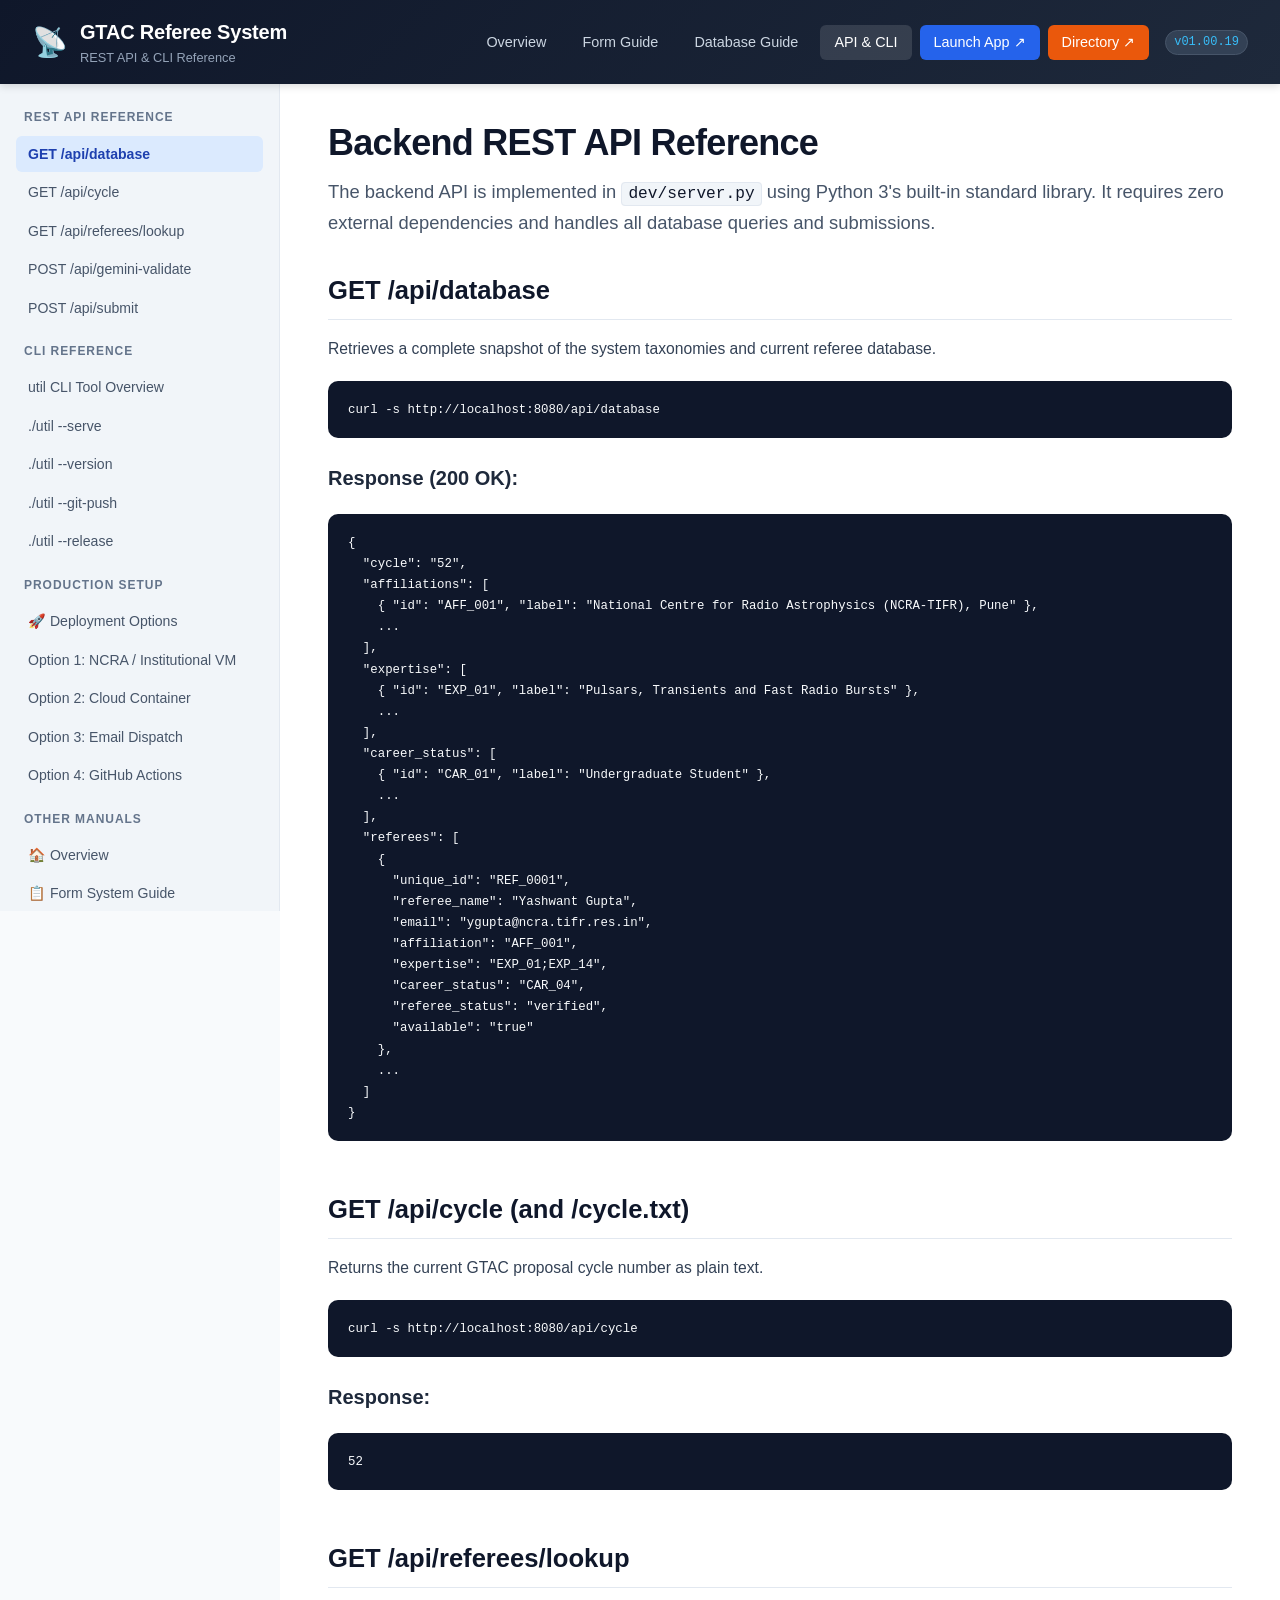
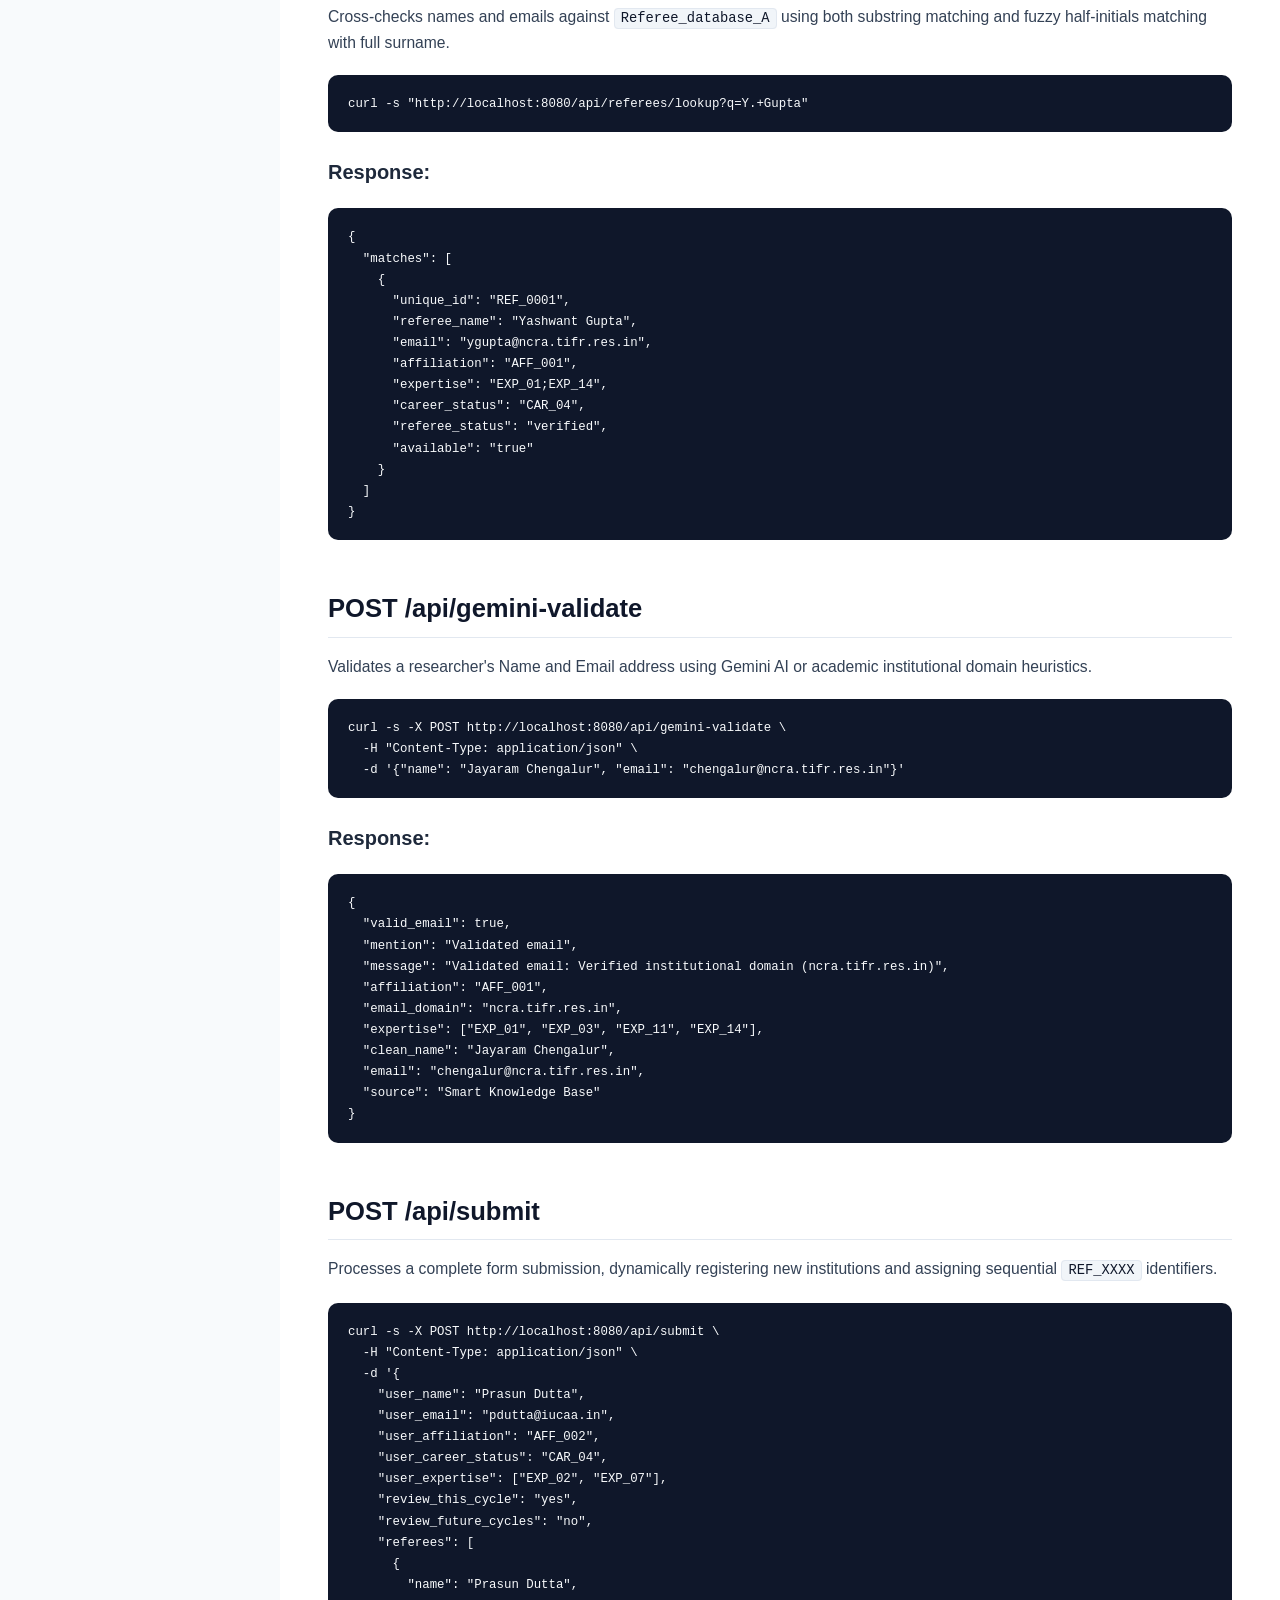
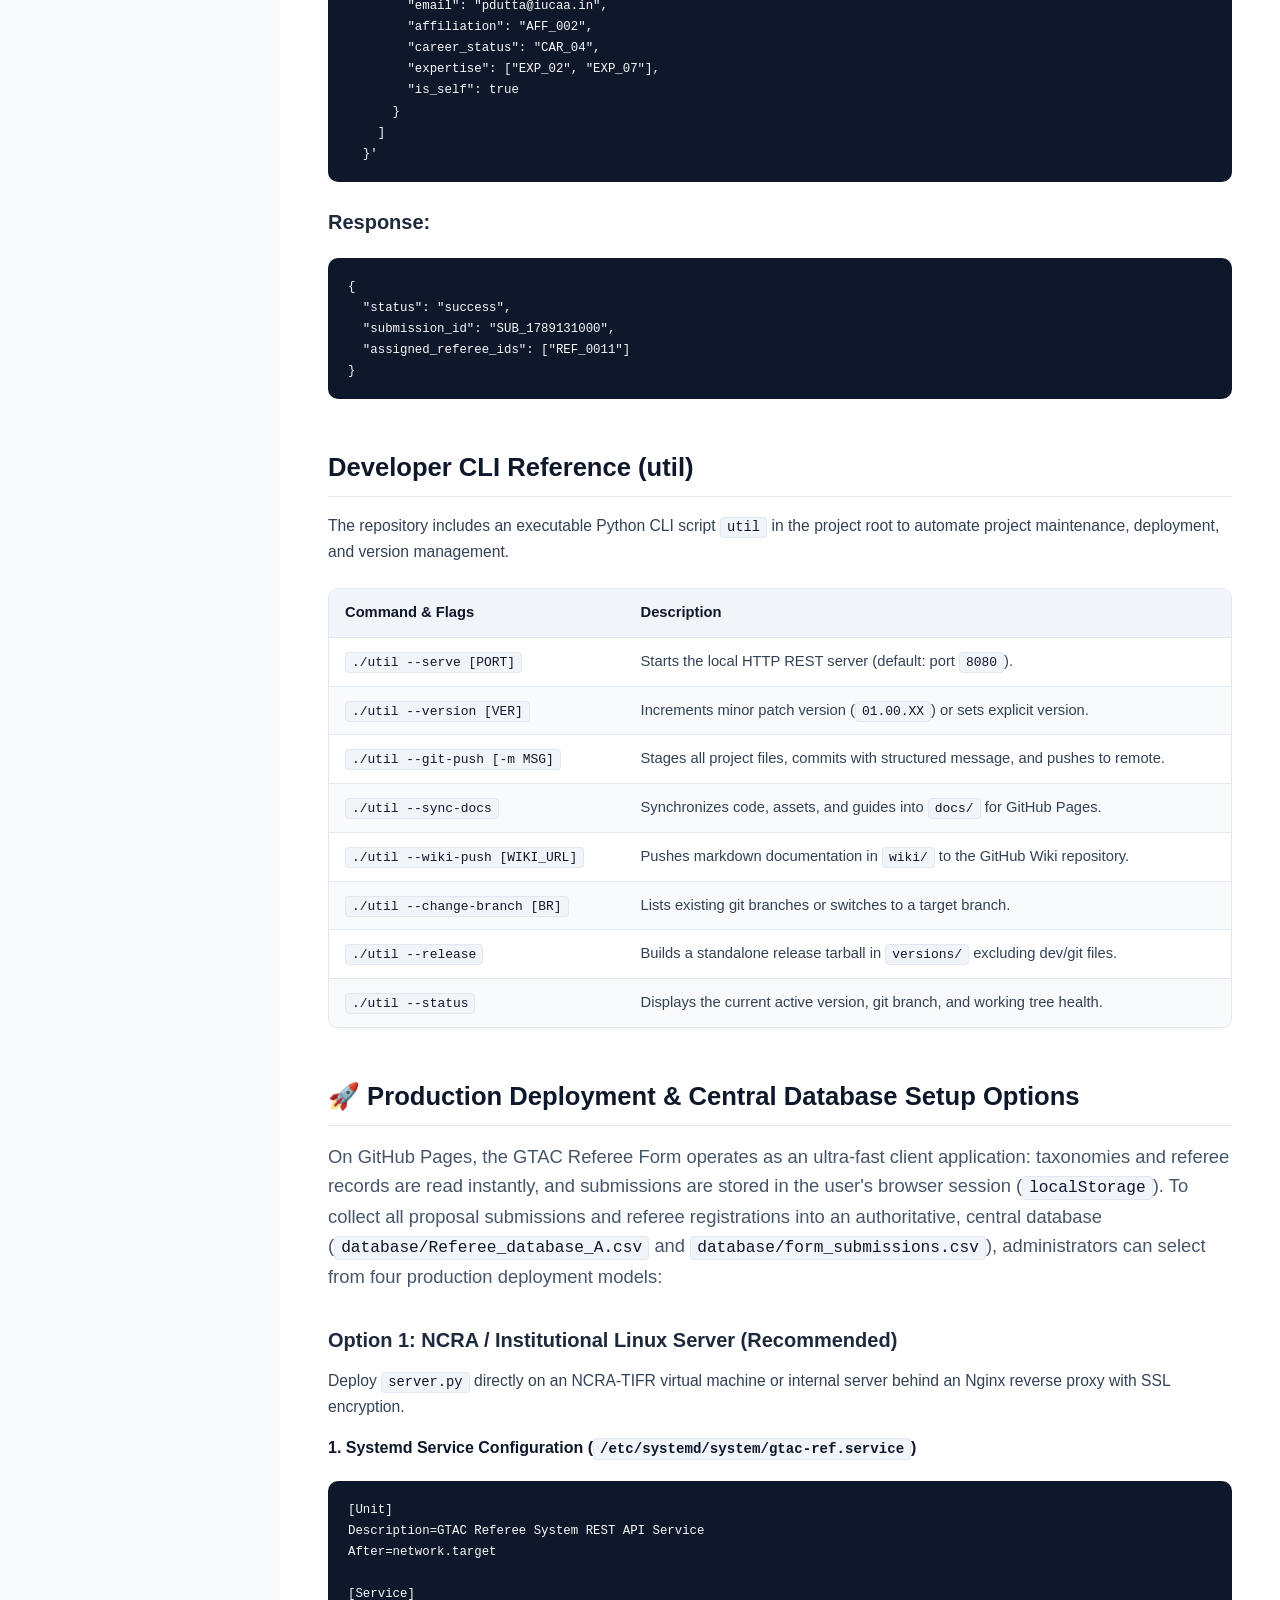
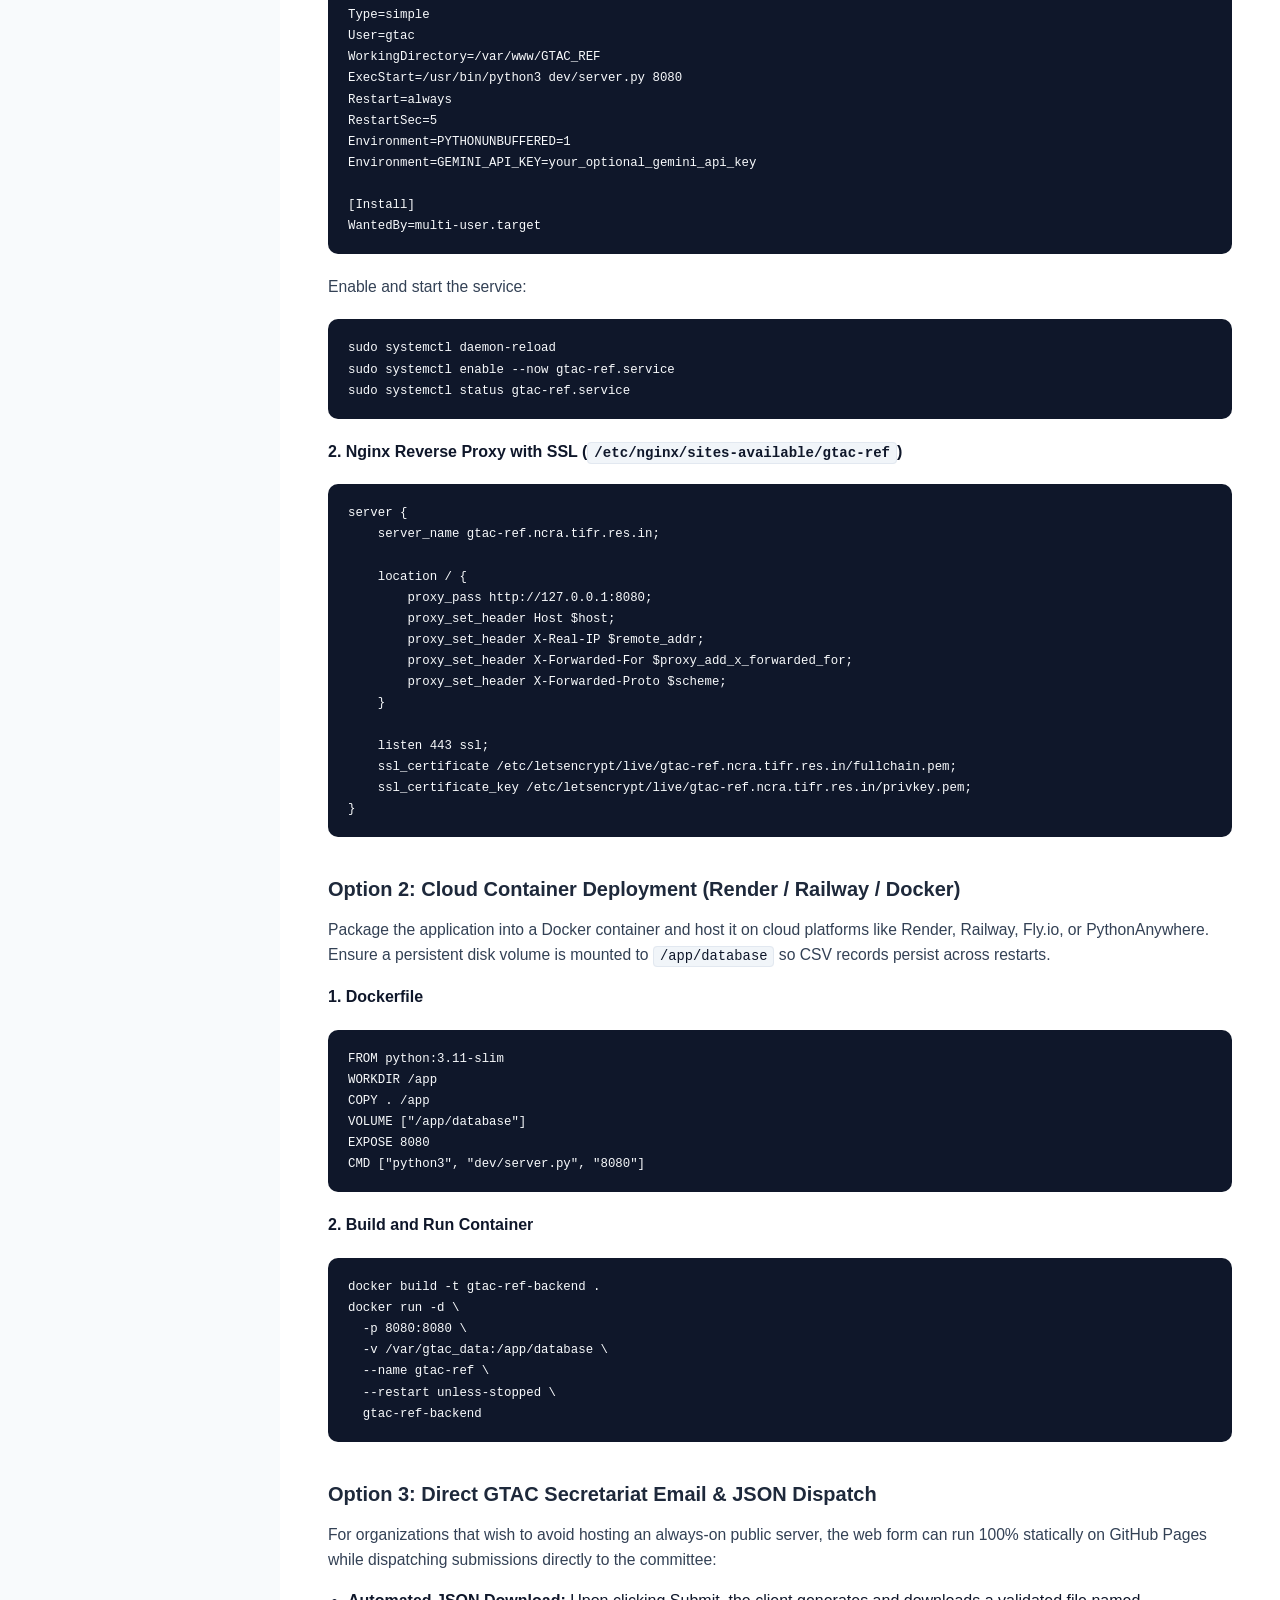
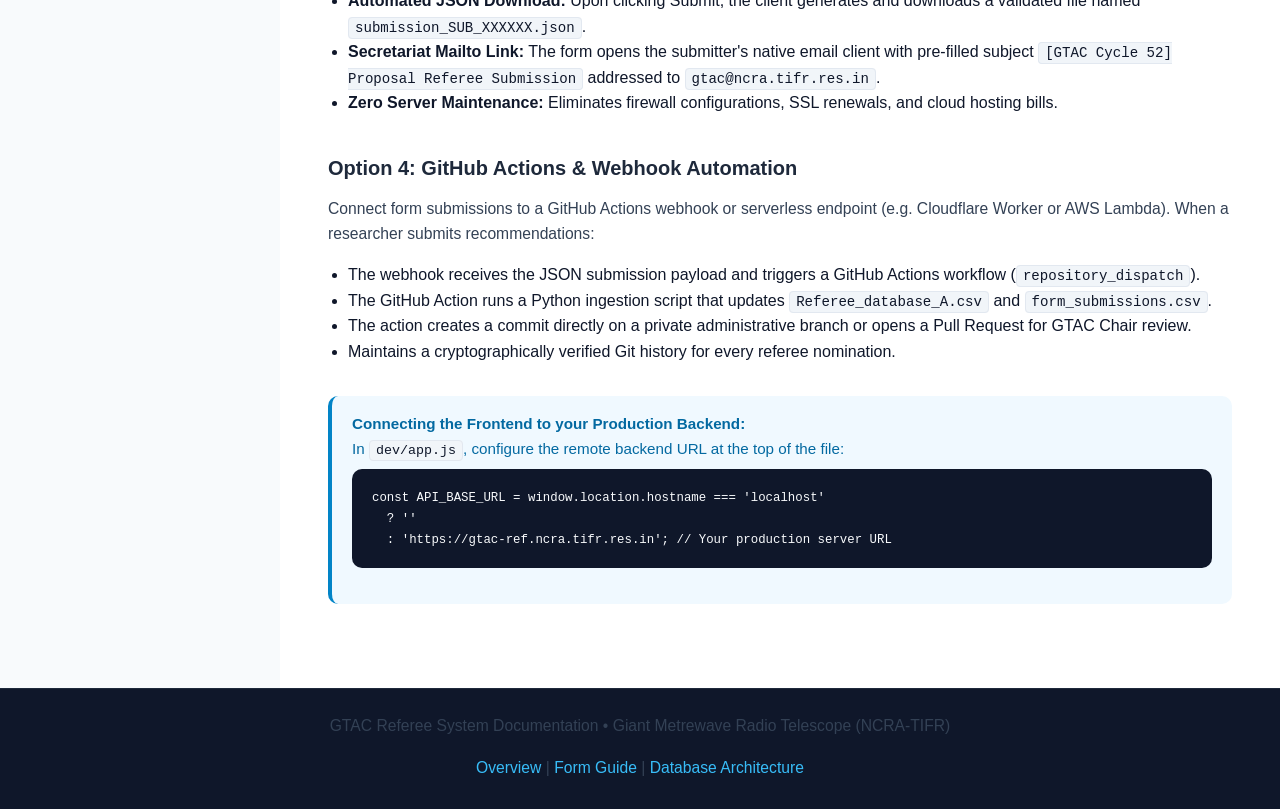
<file: doc/api_guide.html>
<!DOCTYPE html>
<html lang="en">
<head>
  <meta charset="UTF-8">
  <meta name="viewport" content="width=device-width, initial-scale=1.0">
  <title>GTAC Referee System — REST API & CLI Reference</title>
  <link rel="stylesheet" href="doc_style.css">
</head>
<body>

  <!-- Top Header Navigation -->
  <header class="doc-header">
    <a href="README.html" class="doc-brand">
      <span class="doc-brand-logo">📡</span>
      <div>
        <span class="doc-brand-title">GTAC Referee System</span>
        <span class="doc-brand-subtitle">REST API & CLI Reference</span>
      </div>
    </a>
    <nav class="doc-nav">
      <a href="README.html" class="doc-nav-link">Overview</a>
      <a href="form_guide.html" class="doc-nav-link">Form Guide</a>
      <a href="database_guide.html" class="doc-nav-link">Database Guide</a>
      <a href="api_guide.html" class="doc-nav-link active">API & CLI</a>
      <a href="../index.html" class="doc-nav-link cta-link" target="_blank">Launch App ↗</a>
      <a href="../referees.html" class="doc-nav-link cta-link" style="background: #ea580c; border-color: #ea580c;" target="_blank">Directory ↗</a>
      <span class="version-badge">v01.00.19</span>
    </nav>
  </header>

  <div class="doc-container">
    
    <!-- Sidebar Navigation -->
    <aside class="doc-sidebar">
      <div class="sidebar-title">REST API Reference</div>
      <ul class="sidebar-menu">
        <li class="sidebar-item"><a href="#api-database" class="sidebar-link active">GET /api/database</a></li>
        <li class="sidebar-item"><a href="#api-cycle" class="sidebar-link">GET /api/cycle</a></li>
        <li class="sidebar-item"><a href="#api-lookup" class="sidebar-link">GET /api/referees/lookup</a></li>
        <li class="sidebar-item"><a href="#api-validate" class="sidebar-link">POST /api/gemini-validate</a></li>
        <li class="sidebar-item"><a href="#api-submit" class="sidebar-link">POST /api/submit</a></li>
      </ul>

      <div class="sidebar-title">CLI Reference</div>
      <ul class="sidebar-menu">
        <li class="sidebar-item"><a href="#cli-overview" class="sidebar-link">util CLI Tool Overview</a></li>
        <li class="sidebar-item"><a href="#cli-serve" class="sidebar-link">./util --serve</a></li>
        <li class="sidebar-item"><a href="#cli-version" class="sidebar-link">./util --version</a></li>
        <li class="sidebar-item"><a href="#cli-git-push" class="sidebar-link">./util --git-push</a></li>
        <li class="sidebar-item"><a href="#cli-release" class="sidebar-link">./util --release</a></li>
      </ul>

      <div class="sidebar-title">Production Setup</div>
      <ul class="sidebar-menu">
        <li class="sidebar-item"><a href="#production-deployment" class="sidebar-link">🚀 Deployment Options</a></li>
        <li class="sidebar-item"><a href="#option-ncra" class="sidebar-link">Option 1: NCRA / Institutional VM</a></li>
        <li class="sidebar-item"><a href="#option-docker" class="sidebar-link">Option 2: Cloud Container</a></li>
        <li class="sidebar-item"><a href="#option-email" class="sidebar-link">Option 3: Email Dispatch</a></li>
        <li class="sidebar-item"><a href="#option-actions" class="sidebar-link">Option 4: GitHub Actions</a></li>
      </ul>

      <div class="sidebar-title">Other Manuals</div>
      <ul class="sidebar-menu">
        <li class="sidebar-item"><a href="README.html" class="sidebar-link">🏠 Overview</a></li>
        <li class="sidebar-item"><a href="form_guide.html" class="sidebar-link">📋 Form System Guide</a></li>
        <li class="sidebar-item"><a href="database_guide.html" class="sidebar-link">🗄️ Database Architecture</a></li>
      </ul>
    </aside>

    <!-- Main Content Area -->
    <main class="doc-content">
      
      <section id="api-database" class="doc-section">
        <h1>Backend REST API Reference</h1>
        <p class="doc-lead">
          The backend API is implemented in <code>dev/server.py</code> using Python 3's built-in standard library. It requires zero external dependencies and handles all database queries and submissions.
        </p>

        <h2>GET /api/database</h2>
        <p>Retrieves a complete snapshot of the system taxonomies and current referee database.</p>
        <pre><code>curl -s http://localhost:8080/api/database</code></pre>
        <h3>Response (200 OK):</h3>
        <pre><code>{
  "cycle": "52",
  "affiliations": [
    { "id": "AFF_001", "label": "National Centre for Radio Astrophysics (NCRA-TIFR), Pune" },
    ...
  ],
  "expertise": [
    { "id": "EXP_01", "label": "Pulsars, Transients and Fast Radio Bursts" },
    ...
  ],
  "career_status": [
    { "id": "CAR_01", "label": "Undergraduate Student" },
    ...
  ],
  "referees": [
    {
      "unique_id": "REF_0001",
      "referee_name": "Yashwant Gupta",
      "email": "ygupta@ncra.tifr.res.in",
      "affiliation": "AFF_001",
      "expertise": "EXP_01;EXP_14",
      "career_status": "CAR_04",
      "referee_status": "verified",
      "available": "true"
    },
    ...
  ]
}</code></pre>
      </section>

      <section id="api-cycle" class="doc-section">
        <h2>GET /api/cycle (and /cycle.txt)</h2>
        <p>Returns the current GTAC proposal cycle number as plain text.</p>
        <pre><code>curl -s http://localhost:8080/api/cycle</code></pre>
        <h3>Response:</h3>
        <pre><code>52</code></pre>
      </section>

      <section id="api-lookup" class="doc-section">
        <h2>GET /api/referees/lookup</h2>
        <p>Cross-checks names and emails against <code>Referee_database_A</code> using both substring matching and fuzzy half-initials matching with full surname.</p>
        <pre><code>curl -s "http://localhost:8080/api/referees/lookup?q=Y.+Gupta"</code></pre>
        <h3>Response:</h3>
        <pre><code>{
  "matches": [
    {
      "unique_id": "REF_0001",
      "referee_name": "Yashwant Gupta",
      "email": "ygupta@ncra.tifr.res.in",
      "affiliation": "AFF_001",
      "expertise": "EXP_01;EXP_14",
      "career_status": "CAR_04",
      "referee_status": "verified",
      "available": "true"
    }
  ]
}</code></pre>
      </section>

      <section id="api-validate" class="doc-section">
        <h2>POST /api/gemini-validate</h2>
        <p>Validates a researcher's Name and Email address using Gemini AI or academic institutional domain heuristics.</p>
        <pre><code>curl -s -X POST http://localhost:8080/api/gemini-validate \
  -H "Content-Type: application/json" \
  -d '{"name": "Jayaram Chengalur", "email": "chengalur@ncra.tifr.res.in"}'</code></pre>
        <h3>Response:</h3>
        <pre><code>{
  "valid_email": true,
  "mention": "Validated email",
  "message": "Validated email: Verified institutional domain (ncra.tifr.res.in)",
  "affiliation": "AFF_001",
  "email_domain": "ncra.tifr.res.in",
  "expertise": ["EXP_01", "EXP_03", "EXP_11", "EXP_14"],
  "clean_name": "Jayaram Chengalur",
  "email": "chengalur@ncra.tifr.res.in",
  "source": "Smart Knowledge Base"
}</code></pre>
      </section>

      <section id="api-submit" class="doc-section">
        <h2>POST /api/submit</h2>
        <p>Processes a complete form submission, dynamically registering new institutions and assigning sequential <code>REF_XXXX</code> identifiers.</p>
        <pre><code>curl -s -X POST http://localhost:8080/api/submit \
  -H "Content-Type: application/json" \
  -d '{
    "user_name": "Prasun Dutta",
    "user_email": "pdutta@iucaa.in",
    "user_affiliation": "AFF_002",
    "user_career_status": "CAR_04",
    "user_expertise": ["EXP_02", "EXP_07"],
    "review_this_cycle": "yes",
    "review_future_cycles": "no",
    "referees": [
      {
        "name": "Prasun Dutta",
        "email": "pdutta@iucaa.in",
        "affiliation": "AFF_002",
        "career_status": "CAR_04",
        "expertise": ["EXP_02", "EXP_07"],
        "is_self": true
      }
    ]
  }'</code></pre>
        <h3>Response:</h3>
        <pre><code>{
  "status": "success",
  "submission_id": "SUB_1789131000",
  "assigned_referee_ids": ["REF_0011"]
}</code></pre>
      </section>

      <section id="cli-overview" class="doc-section">
        <h2>Developer CLI Reference (util)</h2>
        <p>
          The repository includes an executable Python CLI script <code>util</code> in the project root to automate project maintenance, deployment, and version management.
        </p>

        <div class="table-wrapper">
          <table>
            <thead>
              <tr>
                <th>Command & Flags</th>
                <th>Description</th>
              </tr>
            </thead>
            <tbody>
              <tr>
                <td><code>./util --serve [PORT]</code></td>
                <td>Starts the local HTTP REST server (default: port <code>8080</code>).</td>
              </tr>
              <tr>
                <td><code>./util --version [VER]</code></td>
                <td>Increments minor patch version (<code>01.00.XX</code>) or sets explicit version.</td>
              </tr>
              <tr>
                <td><code>./util --git-push [-m MSG]</code></td>
                <td>Stages all project files, commits with structured message, and pushes to remote.</td>
              </tr>
              <tr>
                <td><code>./util --sync-docs</code></td>
                <td>Synchronizes code, assets, and guides into <code>docs/</code> for GitHub Pages.</td>
              </tr>
              <tr>
                <td><code>./util --wiki-push [WIKI_URL]</code></td>
                <td>Pushes markdown documentation in <code>wiki/</code> to the GitHub Wiki repository.</td>
              </tr>
              <tr>
                <td><code>./util --change-branch [BR]</code></td>
                <td>Lists existing git branches or switches to a target branch.</td>
              </tr>
              <tr>
                <td><code>./util --release</code></td>
                <td>Builds a standalone release tarball in <code>versions/</code> excluding dev/git files.</td>
              </tr>
              <tr>
                <td><code>./util --status</code></td>
                <td>Displays the current active version, git branch, and working tree health.</td>
              </tr>
            </tbody>
          </table>
        </div>
      </section>

      <section id="production-deployment" class="doc-section">
        <h2>🚀 Production Deployment & Central Database Setup Options</h2>
        <p class="doc-lead">
          On GitHub Pages, the GTAC Referee Form operates as an ultra-fast client application: taxonomies and referee records are read instantly, and submissions are stored in the user's browser session (<code>localStorage</code>). To collect all proposal submissions and referee registrations into an authoritative, central database (<code>database/Referee_database_A.csv</code> and <code>database/form_submissions.csv</code>), administrators can select from four production deployment models:
        </p>

        <!-- Option 1 -->
        <div id="option-ncra" style="margin-top: 32px;">
          <h3>Option 1: NCRA / Institutional Linux Server (Recommended)</h3>
          <p>
            Deploy <code>server.py</code> directly on an NCRA-TIFR virtual machine or internal server behind an Nginx reverse proxy with SSL encryption.
          </p>

          <h4 style="margin-top: 16px;">1. Systemd Service Configuration (<code>/etc/systemd/system/gtac-ref.service</code>)</h4>
          <pre><code>[Unit]
Description=GTAC Referee System REST API Service
After=network.target

[Service]
Type=simple
User=gtac
WorkingDirectory=/var/www/GTAC_REF
ExecStart=/usr/bin/python3 dev/server.py 8080
Restart=always
RestartSec=5
Environment=PYTHONUNBUFFERED=1
Environment=GEMINI_API_KEY=your_optional_gemini_api_key

[Install]
WantedBy=multi-user.target</code></pre>

          <p>Enable and start the service:</p>
          <pre><code>sudo systemctl daemon-reload
sudo systemctl enable --now gtac-ref.service
sudo systemctl status gtac-ref.service</code></pre>

          <h4 style="margin-top: 16px;">2. Nginx Reverse Proxy with SSL (<code>/etc/nginx/sites-available/gtac-ref</code>)</h4>
          <pre><code>server {
    server_name gtac-ref.ncra.tifr.res.in;

    location / {
        proxy_pass http://127.0.0.1:8080;
        proxy_set_header Host $host;
        proxy_set_header X-Real-IP $remote_addr;
        proxy_set_header X-Forwarded-For $proxy_add_x_forwarded_for;
        proxy_set_header X-Forwarded-Proto $scheme;
    }

    listen 443 ssl;
    ssl_certificate /etc/letsencrypt/live/gtac-ref.ncra.tifr.res.in/fullchain.pem;
    ssl_certificate_key /etc/letsencrypt/live/gtac-ref.ncra.tifr.res.in/privkey.pem;
}</code></pre>
        </div>

        <!-- Option 2 -->
        <div id="option-docker" style="margin-top: 36px;">
          <h3>Option 2: Cloud Container Deployment (Render / Railway / Docker)</h3>
          <p>
            Package the application into a Docker container and host it on cloud platforms like Render, Railway, Fly.io, or PythonAnywhere. Ensure a persistent disk volume is mounted to <code>/app/database</code> so CSV records persist across restarts.
          </p>

          <h4 style="margin-top: 16px;">1. Dockerfile</h4>
          <pre><code>FROM python:3.11-slim
WORKDIR /app
COPY . /app
VOLUME ["/app/database"]
EXPOSE 8080
CMD ["python3", "dev/server.py", "8080"]</code></pre>

          <h4 style="margin-top: 16px;">2. Build and Run Container</h4>
          <pre><code>docker build -t gtac-ref-backend .
docker run -d \
  -p 8080:8080 \
  -v /var/gtac_data:/app/database \
  --name gtac-ref \
  --restart unless-stopped \
  gtac-ref-backend</code></pre>
        </div>

        <!-- Option 3 -->
        <div id="option-email" style="margin-top: 36px;">
          <h3>Option 3: Direct GTAC Secretariat Email & JSON Dispatch</h3>
          <p>
            For organizations that wish to avoid hosting an always-on public server, the web form can run 100% statically on GitHub Pages while dispatching submissions directly to the committee:
          </p>
          <ul style="margin-top: 10px; padding-left: 20px; line-height: 1.6;">
            <li><strong>Automated JSON Download:</strong> Upon clicking Submit, the client generates and downloads a validated file named <code>submission_SUB_XXXXXX.json</code>.</li>
            <li><strong>Secretariat Mailto Link:</strong> The form opens the submitter's native email client with pre-filled subject <code>[GTAC Cycle 52] Proposal Referee Submission</code> addressed to <code>gtac@ncra.tifr.res.in</code>.</li>
            <li><strong>Zero Server Maintenance:</strong> Eliminates firewall configurations, SSL renewals, and cloud hosting bills.</li>
          </ul>
        </div>

        <!-- Option 4 -->
        <div id="option-actions" style="margin-top: 36px;">
          <h3>Option 4: GitHub Actions & Webhook Automation</h3>
          <p>
            Connect form submissions to a GitHub Actions webhook or serverless endpoint (e.g. Cloudflare Worker or AWS Lambda). When a researcher submits recommendations:
          </p>
          <ul style="margin-top: 10px; padding-left: 20px; line-height: 1.6;">
            <li>The webhook receives the JSON submission payload and triggers a GitHub Actions workflow (<code>repository_dispatch</code>).</li>
            <li>The GitHub Action runs a Python ingestion script that updates <code>Referee_database_A.csv</code> and <code>form_submissions.csv</code>.</li>
            <li>The action creates a commit directly on a private administrative branch or opens a Pull Request for GTAC Chair review.</li>
            <li>Maintains a cryptographically verified Git history for every referee nomination.</li>
          </ul>
        </div>

        <!-- Client Configuration -->
        <div class="callout callout-info" style="margin-top: 32px;">
          <strong>Connecting the Frontend to your Production Backend:</strong><br>
          In <code>dev/app.js</code>, configure the remote backend URL at the top of the file:
          <pre style="margin-top: 8px;"><code>const API_BASE_URL = window.location.hostname === 'localhost' 
  ? '' 
  : 'https://gtac-ref.ncra.tifr.res.in'; // Your production server URL</code></pre>
        </div>
      </section>

    </main>
  </div>

  <footer class="doc-footer">
    <p>GTAC Referee System Documentation • Giant Metrewave Radio Telescope (NCRA-TIFR)</p>
    <p style="margin-top: 4px;"><a href="README.html">Overview</a> | <a href="form_guide.html">Form Guide</a> | <a href="database_guide.html">Database Architecture</a></p>
  </footer>

</body>
</html>
</file>
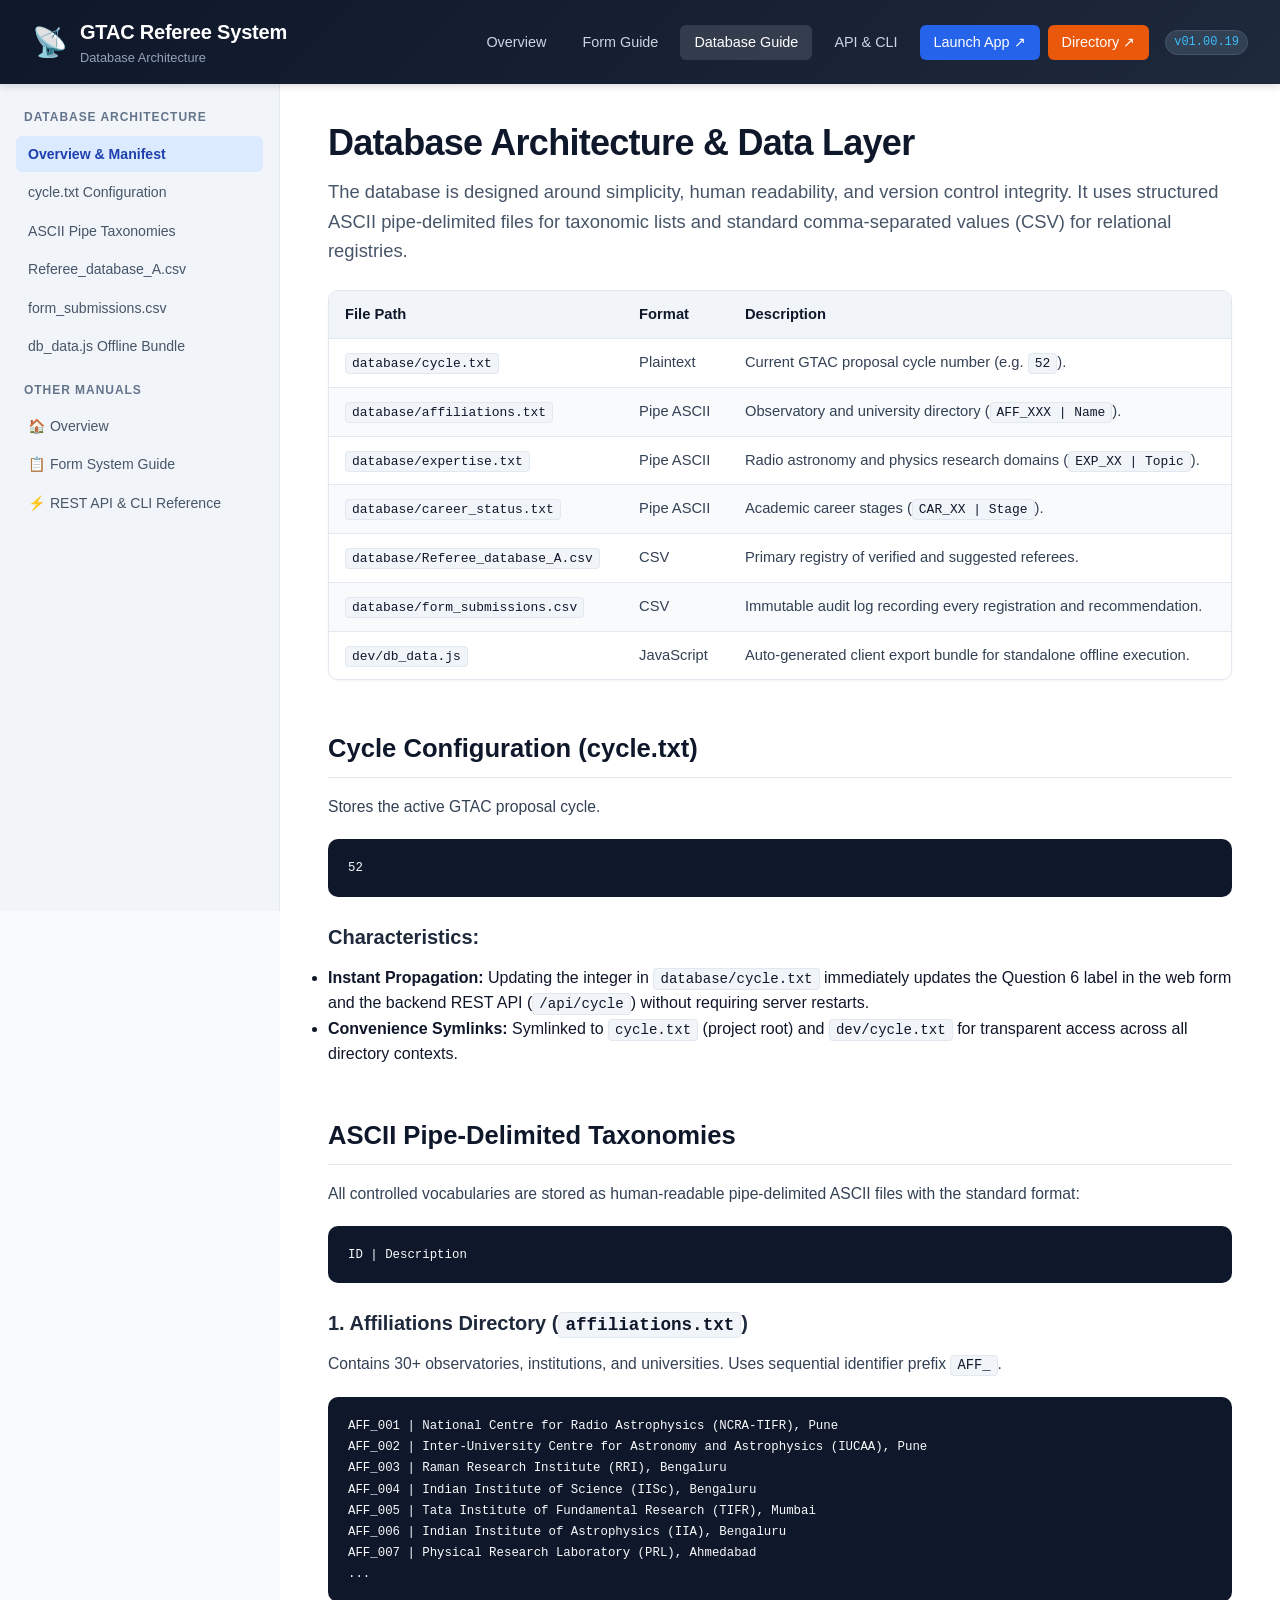
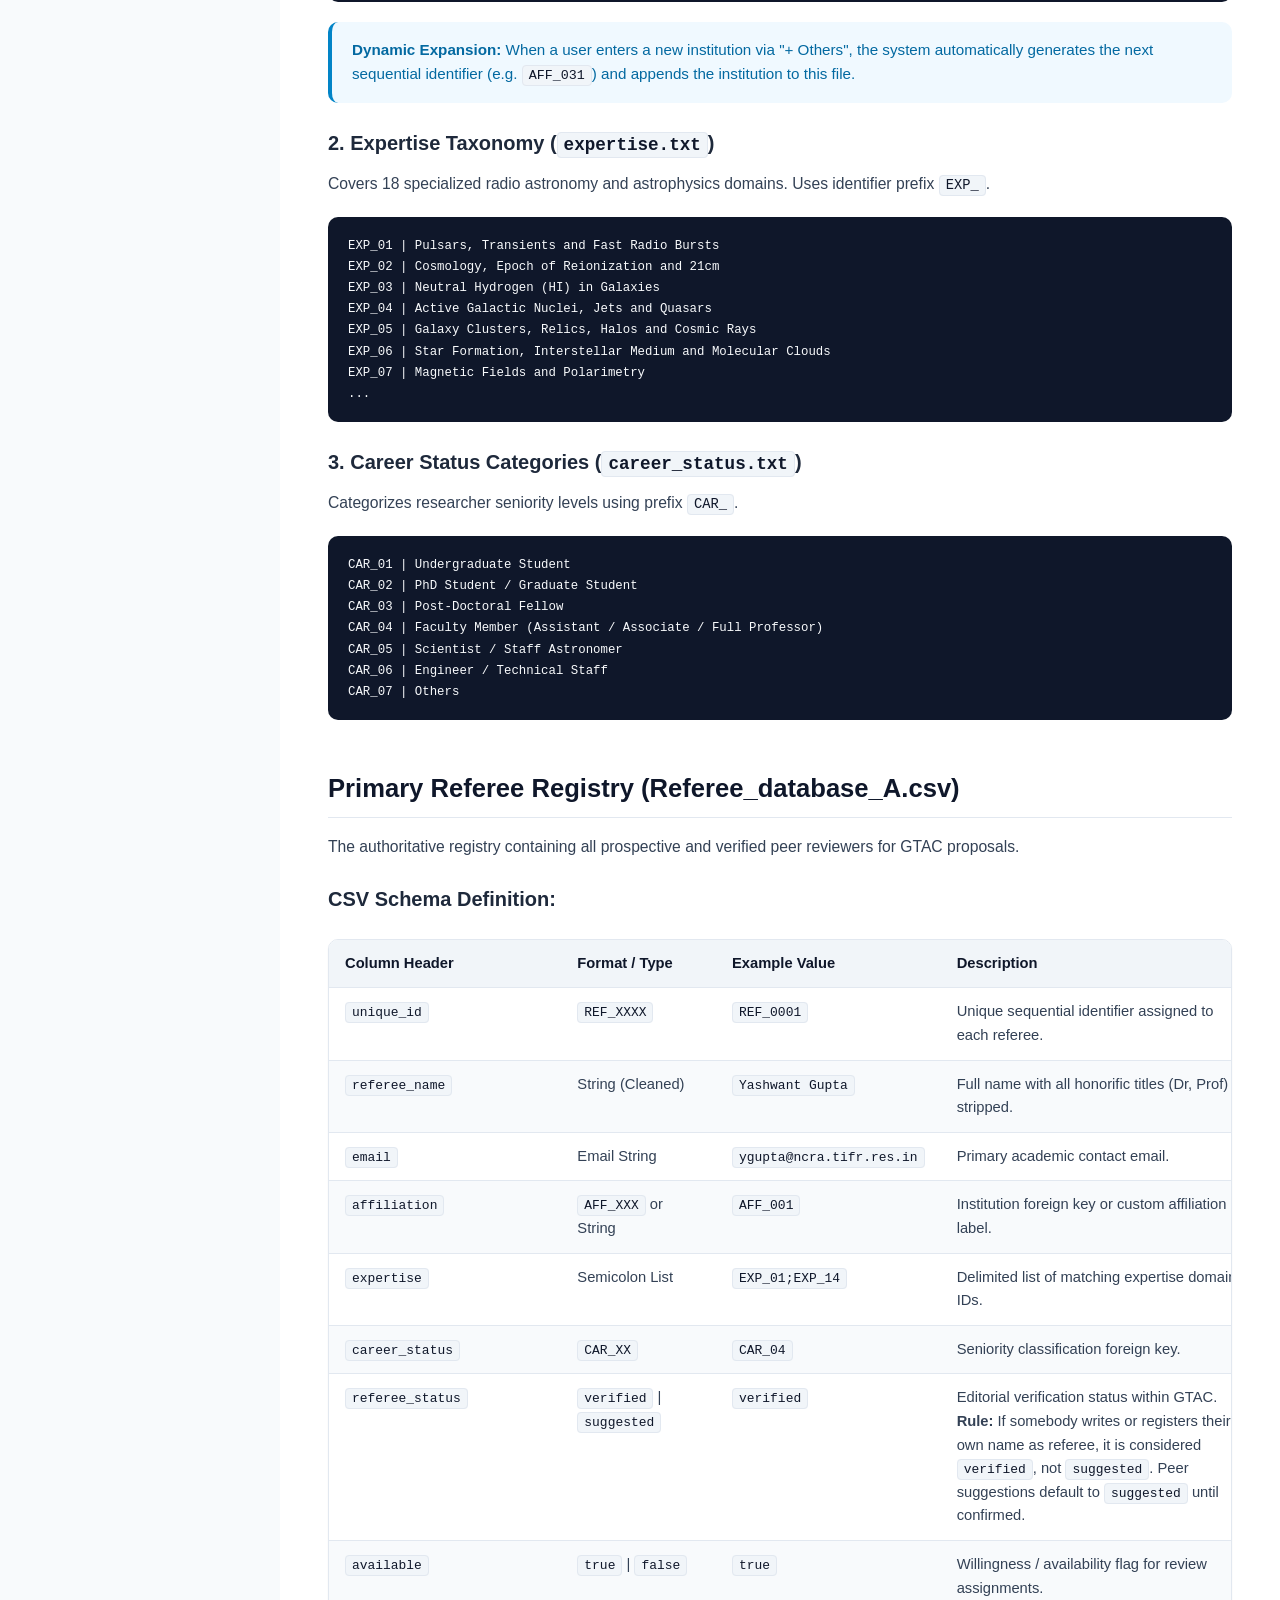
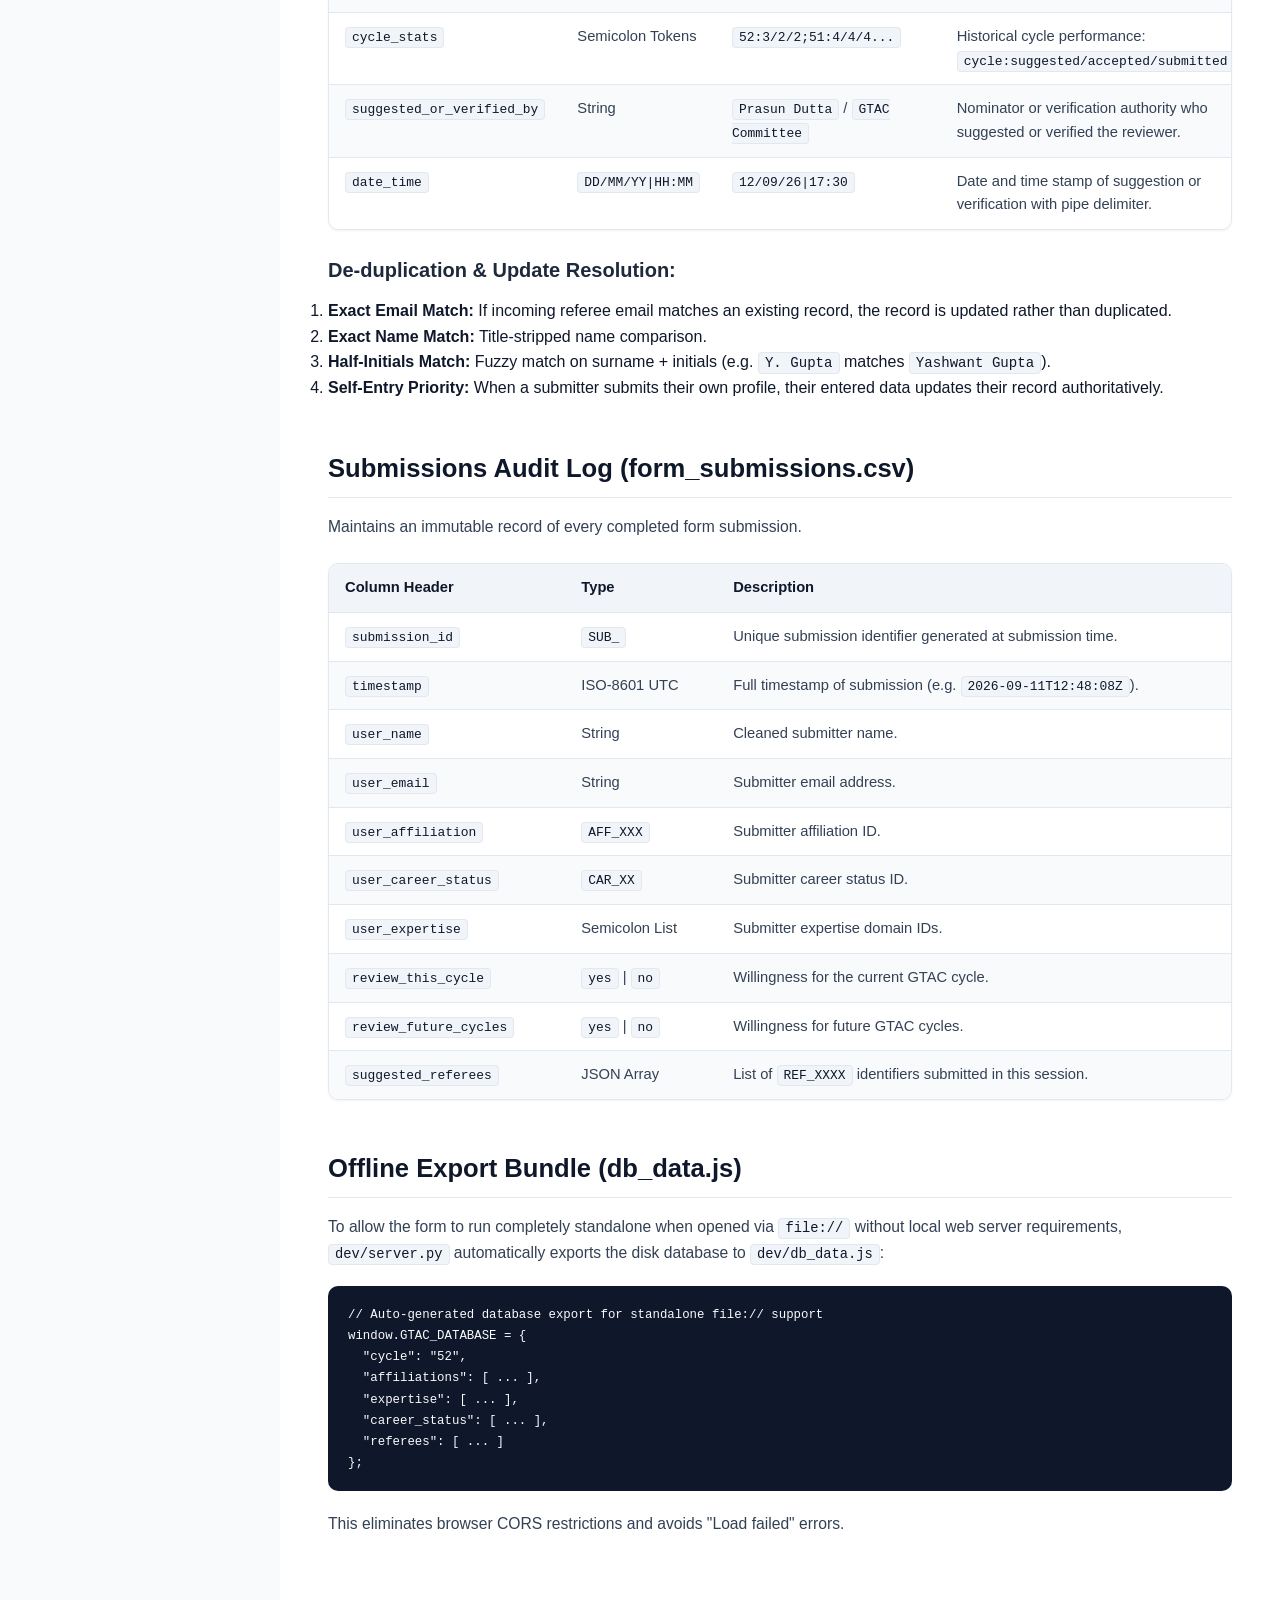
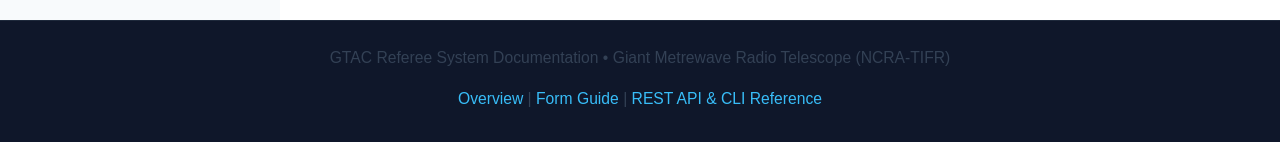
<file: doc/database_guide.html>
<!DOCTYPE html>
<html lang="en">
<head>
  <meta charset="UTF-8">
  <meta name="viewport" content="width=device-width, initial-scale=1.0">
  <title>GTAC Referee System — Database Architecture</title>
  <link rel="stylesheet" href="doc_style.css">
</head>
<body>

  <!-- Top Header Navigation -->
  <header class="doc-header">
    <a href="README.html" class="doc-brand">
      <span class="doc-brand-logo">📡</span>
      <div>
        <span class="doc-brand-title">GTAC Referee System</span>
        <span class="doc-brand-subtitle">Database Architecture</span>
      </div>
    </a>
    <nav class="doc-nav">
      <a href="README.html" class="doc-nav-link">Overview</a>
      <a href="form_guide.html" class="doc-nav-link">Form Guide</a>
      <a href="database_guide.html" class="doc-nav-link active">Database Guide</a>
      <a href="api_guide.html" class="doc-nav-link">API & CLI</a>
      <a href="../index.html" class="doc-nav-link cta-link" target="_blank">Launch App ↗</a>
      <a href="../referees.html" class="doc-nav-link cta-link" style="background: #ea580c; border-color: #ea580c;" target="_blank">Directory ↗</a>
      <span class="version-badge">v01.00.19</span>
    </nav>
  </header>

  <div class="doc-container">
    
    <!-- Sidebar Navigation -->
    <aside class="doc-sidebar">
      <div class="sidebar-title">Database Architecture</div>
      <ul class="sidebar-menu">
        <li class="sidebar-item"><a href="#overview" class="sidebar-link active">Overview & Manifest</a></li>
        <li class="sidebar-item"><a href="#cycle-txt" class="sidebar-link">cycle.txt Configuration</a></li>
        <li class="sidebar-item"><a href="#ascii-files" class="sidebar-link">ASCII Pipe Taxonomies</a></li>
        <li class="sidebar-item"><a href="#referee-db" class="sidebar-link">Referee_database_A.csv</a></li>
        <li class="sidebar-item"><a href="#submissions-csv" class="sidebar-link">form_submissions.csv</a></li>
        <li class="sidebar-item"><a href="#db-data-js" class="sidebar-link">db_data.js Offline Bundle</a></li>
      </ul>

      <div class="sidebar-title">Other Manuals</div>
      <ul class="sidebar-menu">
        <li class="sidebar-item"><a href="README.html" class="sidebar-link">🏠 Overview</a></li>
        <li class="sidebar-item"><a href="form_guide.html" class="sidebar-link">📋 Form System Guide</a></li>
        <li class="sidebar-item"><a href="api_guide.html" class="sidebar-link">⚡ REST API & CLI Reference</a></li>
      </ul>
    </aside>

    <!-- Main Content Area -->
    <main class="doc-content">
      
      <section id="overview" class="doc-section">
        <h1>Database Architecture & Data Layer</h1>
        <p class="doc-lead">
          The database is designed around simplicity, human readability, and version control integrity. It uses structured ASCII pipe-delimited files for taxonomic lists and standard comma-separated values (CSV) for relational registries.
        </p>

        <div class="table-wrapper">
          <table>
            <thead>
              <tr>
                <th>File Path</th>
                <th>Format</th>
                <th>Description</th>
              </tr>
            </thead>
            <tbody>
              <tr>
                <td><code>database/cycle.txt</code></td>
                <td>Plaintext</td>
                <td>Current GTAC proposal cycle number (e.g. <code>52</code>).</td>
              </tr>
              <tr>
                <td><code>database/affiliations.txt</code></td>
                <td>Pipe ASCII</td>
                <td>Observatory and university directory (<code>AFF_XXX | Name</code>).</td>
              </tr>
              <tr>
                <td><code>database/expertise.txt</code></td>
                <td>Pipe ASCII</td>
                <td>Radio astronomy and physics research domains (<code>EXP_XX | Topic</code>).</td>
              </tr>
              <tr>
                <td><code>database/career_status.txt</code></td>
                <td>Pipe ASCII</td>
                <td>Academic career stages (<code>CAR_XX | Stage</code>).</td>
              </tr>
              <tr>
                <td><code>database/Referee_database_A.csv</code></td>
                <td>CSV</td>
                <td>Primary registry of verified and suggested referees.</td>
              </tr>
              <tr>
                <td><code>database/form_submissions.csv</code></td>
                <td>CSV</td>
                <td>Immutable audit log recording every registration and recommendation.</td>
              </tr>
              <tr>
                <td><code>dev/db_data.js</code></td>
                <td>JavaScript</td>
                <td>Auto-generated client export bundle for standalone offline execution.</td>
              </tr>
            </tbody>
          </table>
        </div>
      </section>

      <section id="cycle-txt" class="doc-section">
        <h2>Cycle Configuration (cycle.txt)</h2>
        <p>
          Stores the active GTAC proposal cycle.
        </p>
        <pre><code>52</code></pre>
        <h3>Characteristics:</h3>
        <ul>
          <li><strong>Instant Propagation:</strong> Updating the integer in <code>database/cycle.txt</code> immediately updates the Question 6 label in the web form and the backend REST API (<code>/api/cycle</code>) without requiring server restarts.</li>
          <li><strong>Convenience Symlinks:</strong> Symlinked to <code>cycle.txt</code> (project root) and <code>dev/cycle.txt</code> for transparent access across all directory contexts.</li>
        </ul>
      </section>

      <section id="ascii-files" class="doc-section">
        <h2>ASCII Pipe-Delimited Taxonomies</h2>
        <p>
          All controlled vocabularies are stored as human-readable pipe-delimited ASCII files with the standard format:
        </p>
        <pre><code>ID | Description</code></pre>

        <h3>1. Affiliations Directory (<code>affiliations.txt</code>)</h3>
        <p>
          Contains 30+ observatories, institutions, and universities. Uses sequential identifier prefix <code>AFF_</code>.
        </p>
        <pre><code>AFF_001 | National Centre for Radio Astrophysics (NCRA-TIFR), Pune
AFF_002 | Inter-University Centre for Astronomy and Astrophysics (IUCAA), Pune
AFF_003 | Raman Research Institute (RRI), Bengaluru
AFF_004 | Indian Institute of Science (IISc), Bengaluru
AFF_005 | Tata Institute of Fundamental Research (TIFR), Mumbai
AFF_006 | Indian Institute of Astrophysics (IIA), Bengaluru
AFF_007 | Physical Research Laboratory (PRL), Ahmedabad
...</code></pre>
        <div class="callout callout-info">
          <strong>Dynamic Expansion:</strong> When a user enters a new institution via "+ Others", the system automatically generates the next sequential identifier (e.g. <code>AFF_031</code>) and appends the institution to this file.
        </div>

        <h3>2. Expertise Taxonomy (<code>expertise.txt</code>)</h3>
        <p>
          Covers 18 specialized radio astronomy and astrophysics domains. Uses identifier prefix <code>EXP_</code>.
        </p>
        <pre><code>EXP_01 | Pulsars, Transients and Fast Radio Bursts
EXP_02 | Cosmology, Epoch of Reionization and 21cm
EXP_03 | Neutral Hydrogen (HI) in Galaxies
EXP_04 | Active Galactic Nuclei, Jets and Quasars
EXP_05 | Galaxy Clusters, Relics, Halos and Cosmic Rays
EXP_06 | Star Formation, Interstellar Medium and Molecular Clouds
EXP_07 | Magnetic Fields and Polarimetry
...</code></pre>

        <h3>3. Career Status Categories (<code>career_status.txt</code>)</h3>
        <p>
          Categorizes researcher seniority levels using prefix <code>CAR_</code>.
        </p>
        <pre><code>CAR_01 | Undergraduate Student
CAR_02 | PhD Student / Graduate Student
CAR_03 | Post-Doctoral Fellow
CAR_04 | Faculty Member (Assistant / Associate / Full Professor)
CAR_05 | Scientist / Staff Astronomer
CAR_06 | Engineer / Technical Staff
CAR_07 | Others</code></pre>
      </section>

      <section id="referee-db" class="doc-section">
        <h2>Primary Referee Registry (Referee_database_A.csv)</h2>
        <p>
          The authoritative registry containing all prospective and verified peer reviewers for GTAC proposals.
        </p>

        <h3>CSV Schema Definition:</h3>
        <div class="table-wrapper">
          <table>
            <thead>
              <tr>
                <th>Column Header</th>
                <th>Format / Type</th>
                <th>Example Value</th>
                <th>Description</th>
              </tr>
            </thead>
            <tbody>
              <tr>
                <td><code>unique_id</code></td>
                <td><code>REF_XXXX</code></td>
                <td><code>REF_0001</code></td>
                <td>Unique sequential identifier assigned to each referee.</td>
              </tr>
              <tr>
                <td><code>referee_name</code></td>
                <td>String (Cleaned)</td>
                <td><code>Yashwant Gupta</code></td>
                <td>Full name with all honorific titles (Dr, Prof) stripped.</td>
              </tr>
              <tr>
                <td><code>email</code></td>
                <td>Email String</td>
                <td><code>ygupta@ncra.tifr.res.in</code></td>
                <td>Primary academic contact email.</td>
              </tr>
              <tr>
                <td><code>affiliation</code></td>
                <td><code>AFF_XXX</code> or String</td>
                <td><code>AFF_001</code></td>
                <td>Institution foreign key or custom affiliation label.</td>
              </tr>
              <tr>
                <td><code>expertise</code></td>
                <td>Semicolon List</td>
                <td><code>EXP_01;EXP_14</code></td>
                <td>Delimited list of matching expertise domain IDs.</td>
              </tr>
              <tr>
                <td><code>career_status</code></td>
                <td><code>CAR_XX</code></td>
                <td><code>CAR_04</code></td>
                <td>Seniority classification foreign key.</td>
              </tr>
              <tr>
                <td><code>referee_status</code></td>
                <td><code>verified</code> | <code>suggested</code></td>
                <td><code>verified</code></td>
                <td>Editorial verification status within GTAC. <strong>Rule:</strong> If somebody writes or registers their own name as referee, it is considered <code>verified</code>, not <code>suggested</code>. Peer suggestions default to <code>suggested</code> until confirmed.</td>
              </tr>
              <tr>
                <td><code>available</code></td>
                <td><code>true</code> | <code>false</code></td>
                <td><code>true</code></td>
                <td>Willingness / availability flag for review assignments.</td>
              </tr>
              <tr>
                <td><code>cycle_stats</code></td>
                <td>Semicolon Tokens</td>
                <td><code>52:3/2/2;51:4/4/4...</code></td>
                <td>Historical cycle performance: <code>cycle:suggested/accepted/submitted</code>.</td>
              </tr>
              <tr>
                <td><code>suggested_or_verified_by</code></td>
                <td>String</td>
                <td><code>Prasun Dutta</code> / <code>GTAC Committee</code></td>
                <td>Nominator or verification authority who suggested or verified the reviewer.</td>
              </tr>
              <tr>
                <td><code>date_time</code></td>
                <td><code>DD/MM/YY|HH:MM</code></td>
                <td><code>12/09/26|17:30</code></td>
                <td>Date and time stamp of suggestion or verification with pipe delimiter.</td>
              </tr>
            </tbody>
          </table>
        </div>

        <h3>De-duplication & Update Resolution:</h3>
        <ol>
          <li><strong>Exact Email Match:</strong> If incoming referee email matches an existing record, the record is updated rather than duplicated.</li>
          <li><strong>Exact Name Match:</strong> Title-stripped name comparison.</li>
          <li><strong>Half-Initials Match:</strong> Fuzzy match on surname + initials (e.g. <code>Y. Gupta</code> matches <code>Yashwant Gupta</code>).</li>
          <li><strong>Self-Entry Priority:</strong> When a submitter submits their own profile, their entered data updates their record authoritatively.</li>
        </ol>
      </section>

      <section id="submissions-csv" class="doc-section">
        <h2>Submissions Audit Log (form_submissions.csv)</h2>
        <p>
          Maintains an immutable record of every completed form submission.
        </p>
        <div class="table-wrapper">
          <table>
            <thead>
              <tr>
                <th>Column Header</th>
                <th>Type</th>
                <th>Description</th>
              </tr>
            </thead>
            <tbody>
              <tr>
                <td><code>submission_id</code></td>
                <td><code>SUB_<timestamp></code></td>
                <td>Unique submission identifier generated at submission time.</td>
              </tr>
              <tr>
                <td><code>timestamp</code></td>
                <td>ISO-8601 UTC</td>
                <td>Full timestamp of submission (e.g. <code>2026-09-11T12:48:08Z</code>).</td>
              </tr>
              <tr>
                <td><code>user_name</code></td>
                <td>String</td>
                <td>Cleaned submitter name.</td>
              </tr>
              <tr>
                <td><code>user_email</code></td>
                <td>String</td>
                <td>Submitter email address.</td>
              </tr>
              <tr>
                <td><code>user_affiliation</code></td>
                <td><code>AFF_XXX</code></td>
                <td>Submitter affiliation ID.</td>
              </tr>
              <tr>
                <td><code>user_career_status</code></td>
                <td><code>CAR_XX</code></td>
                <td>Submitter career status ID.</td>
              </tr>
              <tr>
                <td><code>user_expertise</code></td>
                <td>Semicolon List</td>
                <td>Submitter expertise domain IDs.</td>
              </tr>
              <tr>
                <td><code>review_this_cycle</code></td>
                <td><code>yes</code> | <code>no</code></td>
                <td>Willingness for the current GTAC cycle.</td>
              </tr>
              <tr>
                <td><code>review_future_cycles</code></td>
                <td><code>yes</code> | <code>no</code></td>
                <td>Willingness for future GTAC cycles.</td>
              </tr>
              <tr>
                <td><code>suggested_referees</code></td>
                <td>JSON Array</td>
                <td>List of <code>REF_XXXX</code> identifiers submitted in this session.</td>
              </tr>
            </tbody>
          </table>
        </div>
      </section>

      <section id="db-data-js" class="doc-section">
        <h2>Offline Export Bundle (db_data.js)</h2>
        <p>
          To allow the form to run completely standalone when opened via <code>file://</code> without local web server requirements, <code>dev/server.py</code> automatically exports the disk database to <code>dev/db_data.js</code>:
        </p>
        <pre><code>// Auto-generated database export for standalone file:// support
window.GTAC_DATABASE = {
  "cycle": "52",
  "affiliations": [ ... ],
  "expertise": [ ... ],
  "career_status": [ ... ],
  "referees": [ ... ]
};</code></pre>
        <p>
          This eliminates browser CORS restrictions and avoids "Load failed" errors.
        </p>
      </section>

    </main>
  </div>

  <footer class="doc-footer">
    <p>GTAC Referee System Documentation • Giant Metrewave Radio Telescope (NCRA-TIFR)</p>
    <p style="margin-top: 4px;"><a href="README.html">Overview</a> | <a href="form_guide.html">Form Guide</a> | <a href="api_guide.html">REST API & CLI Reference</a></p>
  </footer>

</body>
</html>
</file>
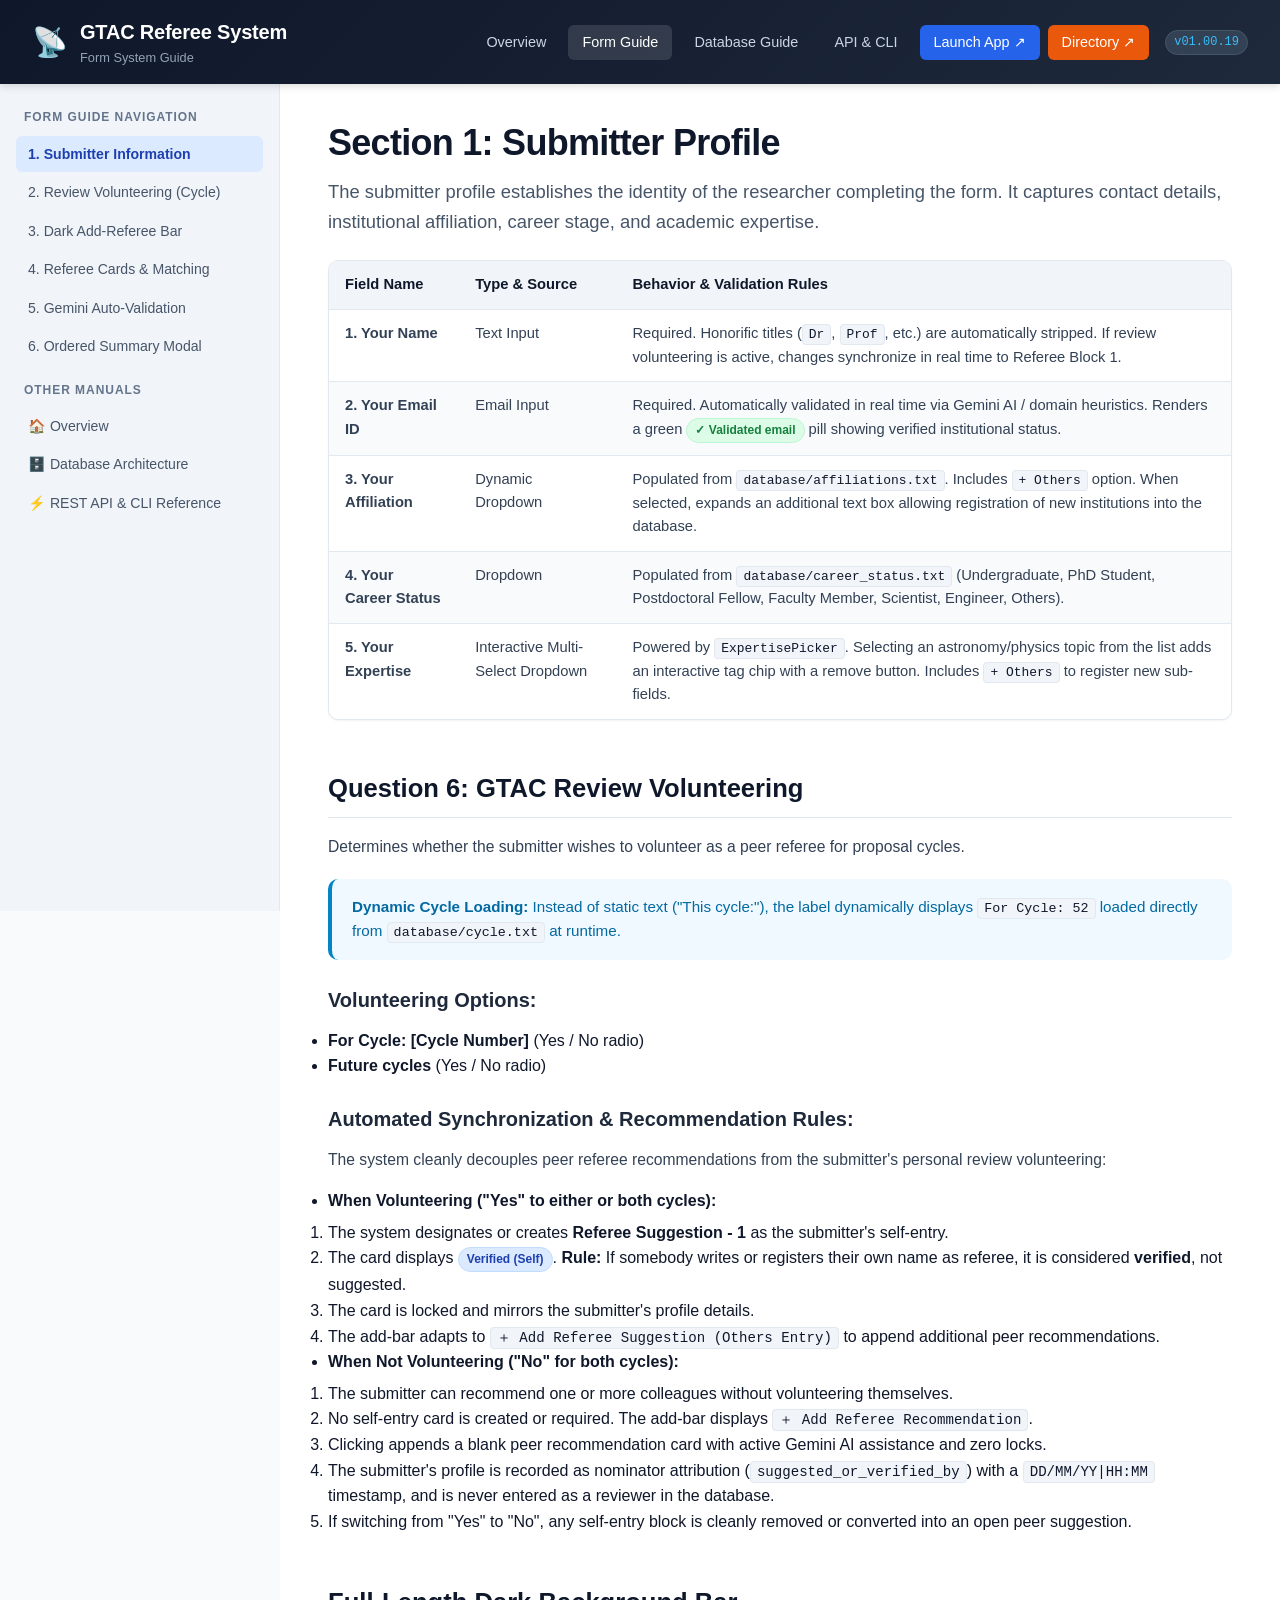
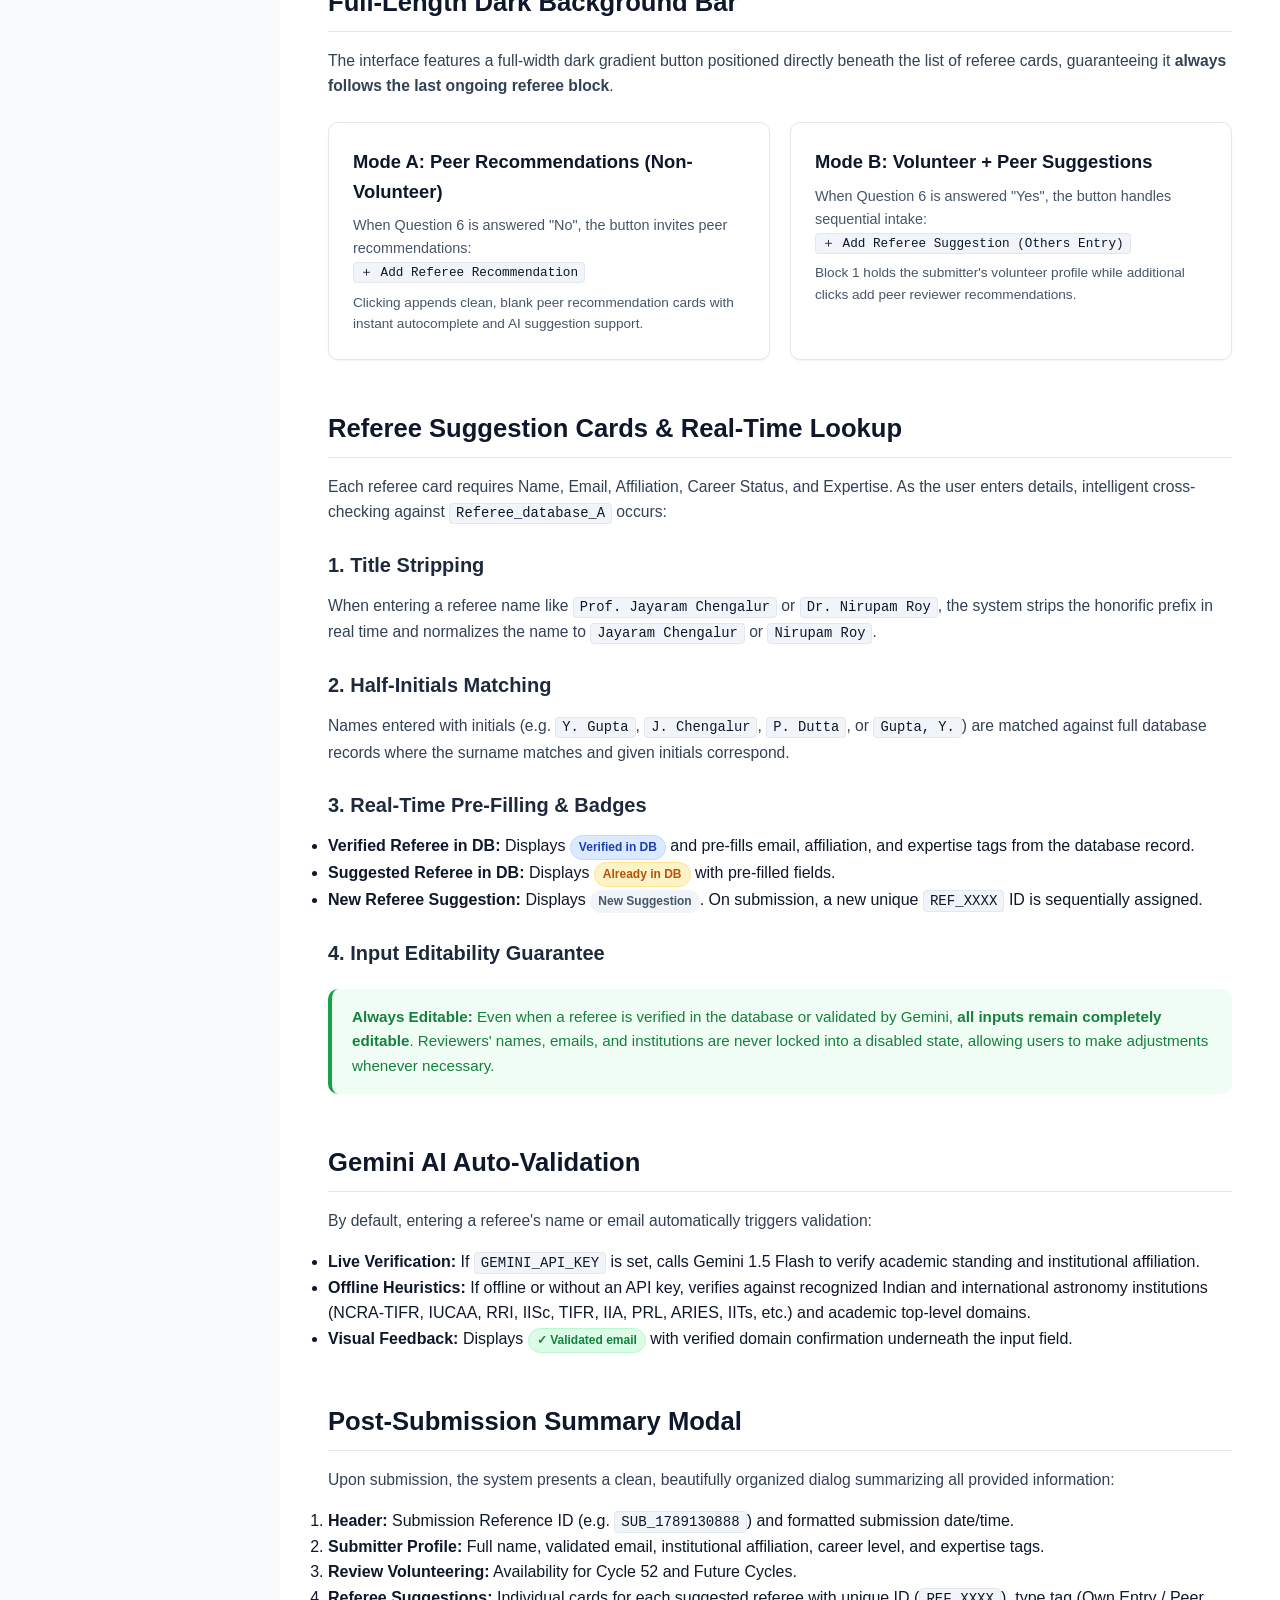
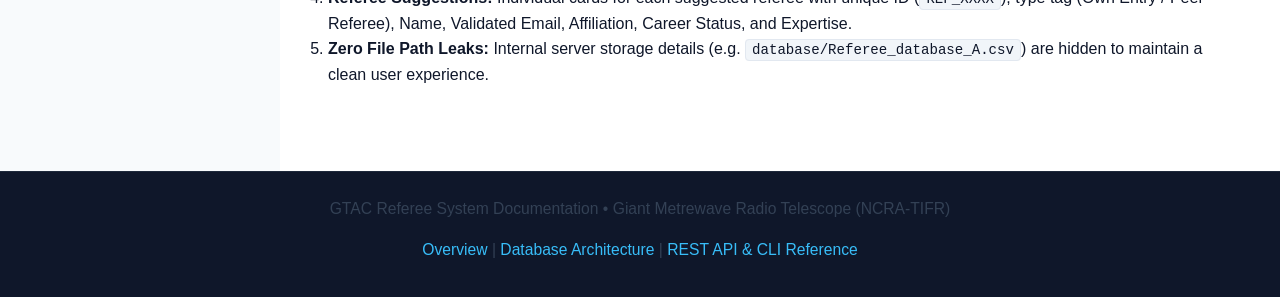
<file: doc/form_guide.html>
<!DOCTYPE html>
<html lang="en">
<head>
  <meta charset="UTF-8">
  <meta name="viewport" content="width=device-width, initial-scale=1.0">
  <title>GTAC Referee System — Form System Guide</title>
  <link rel="stylesheet" href="doc_style.css">
</head>
<body>

  <!-- Top Header Navigation -->
  <header class="doc-header">
    <a href="README.html" class="doc-brand">
      <span class="doc-brand-logo">📡</span>
      <div>
        <span class="doc-brand-title">GTAC Referee System</span>
        <span class="doc-brand-subtitle">Form System Guide</span>
      </div>
    </a>
    <nav class="doc-nav">
      <a href="README.html" class="doc-nav-link">Overview</a>
      <a href="form_guide.html" class="doc-nav-link active">Form Guide</a>
      <a href="database_guide.html" class="doc-nav-link">Database Guide</a>
      <a href="api_guide.html" class="doc-nav-link">API & CLI</a>
      <a href="../index.html" class="doc-nav-link cta-link" target="_blank">Launch App ↗</a>
      <a href="../referees.html" class="doc-nav-link cta-link" style="background: #ea580c; border-color: #ea580c;" target="_blank">Directory ↗</a>
      <span class="version-badge">v01.00.19</span>
    </nav>
  </header>

  <div class="doc-container">
    
    <!-- Sidebar Navigation -->
    <aside class="doc-sidebar">
      <div class="sidebar-title">Form Guide Navigation</div>
      <ul class="sidebar-menu">
        <li class="sidebar-item"><a href="#section-1" class="sidebar-link active">1. Submitter Information</a></li>
        <li class="sidebar-item"><a href="#question-6" class="sidebar-link">2. Review Volunteering (Cycle)</a></li>
        <li class="sidebar-item"><a href="#add-bar" class="sidebar-link">3. Dark Add-Referee Bar</a></li>
        <li class="sidebar-item"><a href="#referee-cards" class="sidebar-link">4. Referee Cards & Matching</a></li>
        <li class="sidebar-item"><a href="#gemini-features" class="sidebar-link">5. Gemini Auto-Validation</a></li>
        <li class="sidebar-item"><a href="#submission-summary" class="sidebar-link">6. Ordered Summary Modal</a></li>
      </ul>

      <div class="sidebar-title">Other Manuals</div>
      <ul class="sidebar-menu">
        <li class="sidebar-item"><a href="README.html" class="sidebar-link">🏠 Overview</a></li>
        <li class="sidebar-item"><a href="database_guide.html" class="sidebar-link">🗄️ Database Architecture</a></li>
        <li class="sidebar-item"><a href="api_guide.html" class="sidebar-link">⚡ REST API & CLI Reference</a></li>
      </ul>
    </aside>

    <!-- Main Content Area -->
    <main class="doc-content">
      
      <section id="section-1" class="doc-section">
        <h1>Section 1: Submitter Profile</h1>
        <p class="doc-lead">
          The submitter profile establishes the identity of the researcher completing the form. It captures contact details, institutional affiliation, career stage, and academic expertise.
        </p>

        <div class="table-wrapper">
          <table>
            <thead>
              <tr>
                <th>Field Name</th>
                <th>Type & Source</th>
                <th>Behavior & Validation Rules</th>
              </tr>
            </thead>
            <tbody>
              <tr>
                <td><strong>1. Your Name</strong></td>
                <td>Text Input</td>
                <td>
                  Required. Honorific titles (<code>Dr</code>, <code>Prof</code>, etc.) are automatically stripped. If review volunteering is active, changes synchronize in real time to Referee Block 1.
                </td>
              </tr>
              <tr>
                <td><strong>2. Your Email ID</strong></td>
                <td>Email Input</td>
                <td>
                  Required. Automatically validated in real time via Gemini AI / domain heuristics. Renders a green <span class="badge badge-valid">✓ Validated email</span> pill showing verified institutional status.
                </td>
              </tr>
              <tr>
                <td><strong>3. Your Affiliation</strong></td>
                <td>Dynamic Dropdown</td>
                <td>
                  Populated from <code>database/affiliations.txt</code>. Includes <code>+ Others</code> option. When selected, expands an additional text box allowing registration of new institutions into the database.
                </td>
              </tr>
              <tr>
                <td><strong>4. Your Career Status</strong></td>
                <td>Dropdown</td>
                <td>
                  Populated from <code>database/career_status.txt</code> (Undergraduate, PhD Student, Postdoctoral Fellow, Faculty Member, Scientist, Engineer, Others).
                </td>
              </tr>
              <tr>
                <td><strong>5. Your Expertise</strong></td>
                <td>Interactive Multi-Select Dropdown</td>
                <td>
                  Powered by <code>ExpertisePicker</code>. Selecting an astronomy/physics topic from the list adds an interactive tag chip with a remove button. Includes <code>+ Others</code> to register new sub-fields.
                </td>
              </tr>
            </tbody>
          </table>
        </div>
      </section>

      <section id="question-6" class="doc-section">
        <h2>Question 6: GTAC Review Volunteering</h2>
        <p>
          Determines whether the submitter wishes to volunteer as a peer referee for proposal cycles.
        </p>
        
        <div class="callout callout-info">
          <strong>Dynamic Cycle Loading:</strong> Instead of static text ("This cycle:"), the label dynamically displays <code>For Cycle: 52</code> loaded directly from <code>database/cycle.txt</code> at runtime.
        </div>

        <h3>Volunteering Options:</h3>
        <ul>
          <li><strong>For Cycle: [Cycle Number]</strong> (Yes / No radio)</li>
          <li><strong>Future cycles</strong> (Yes / No radio)</li>
        </ul>

        <h3>Automated Synchronization & Recommendation Rules:</h3>
        <p>
          The system cleanly decouples peer referee recommendations from the submitter's personal review volunteering:
        </p>
        <ul>
          <li><strong>When Volunteering ("Yes" to either or both cycles):</strong>
            <ol style="margin-top: 6px;">
              <li>The system designates or creates <strong>Referee Suggestion - 1</strong> as the submitter's self-entry.</li>
              <li>The card displays <span class="badge badge-verified">Verified (Self)</span>. <strong>Rule:</strong> If somebody writes or registers their own name as referee, it is considered <strong>verified</strong>, not suggested.</li>
              <li>The card is locked and mirrors the submitter's profile details.</li>
              <li>The add-bar adapts to <code>＋ Add Referee Suggestion (Others Entry)</code> to append additional peer recommendations.</li>
            </ol>
          </li>
          <li><strong>When Not Volunteering ("No" for both cycles):</strong>
            <ol style="margin-top: 6px;">
              <li>The submitter can recommend one or more colleagues without volunteering themselves.</li>
              <li>No self-entry card is created or required. The add-bar displays <code>＋ Add Referee Recommendation</code>.</li>
              <li>Clicking appends a blank peer recommendation card with active Gemini AI assistance and zero locks.</li>
              <li>The submitter's profile is recorded as nominator attribution (<code>suggested_or_verified_by</code>) with a <code>DD/MM/YY|HH:MM</code> timestamp, and is never entered as a reviewer in the database.</li>
              <li>If switching from "Yes" to "No", any self-entry block is cleanly removed or converted into an open peer suggestion.</li>
            </ol>
          </li>
        </ul>
      </section>

      <section id="add-bar" class="doc-section">
        <h2>Full-Length Dark Background Bar</h2>
        <p>
          The interface features a full-width dark gradient button positioned directly beneath the list of referee cards, guaranteeing it <strong>always follows the last ongoing referee block</strong>.
        </p>

        <div class="card-grid">
          <div class="feature-card">
            <h3>Mode A: Peer Recommendations (Non-Volunteer)</h3>
            <p>When Question 6 is answered "No", the button invites peer recommendations:</p>
            <p><code>＋ Add Referee Recommendation</code></p>
            <p style="margin-top: 8px; font-size: 0.85rem; color: var(--text-muted);">
              Clicking appends clean, blank peer recommendation cards with instant autocomplete and AI suggestion support.
            </p>
          </div>

          <div class="feature-card">
            <h3>Mode B: Volunteer + Peer Suggestions</h3>
            <p>When Question 6 is answered "Yes", the button handles sequential intake:</p>
            <p><code>＋ Add Referee Suggestion (Others Entry)</code></p>
            <p style="margin-top: 8px; font-size: 0.85rem; color: var(--text-muted);">
              Block 1 holds the submitter's volunteer profile while additional clicks add peer reviewer recommendations.
            </p>
          </div>
        </div>
      </section>

      <section id="referee-cards" class="doc-section">
        <h2>Referee Suggestion Cards & Real-Time Lookup</h2>
        <p>
          Each referee card requires Name, Email, Affiliation, Career Status, and Expertise. As the user enters details, intelligent cross-checking against <code>Referee_database_A</code> occurs:
        </p>

        <h3>1. Title Stripping</h3>
        <p>
          When entering a referee name like <code>Prof. Jayaram Chengalur</code> or <code>Dr. Nirupam Roy</code>, the system strips the honorific prefix in real time and normalizes the name to <code>Jayaram Chengalur</code> or <code>Nirupam Roy</code>.
        </p>

        <h3>2. Half-Initials Matching</h3>
        <p>
          Names entered with initials (e.g. <code>Y. Gupta</code>, <code>J. Chengalur</code>, <code>P. Dutta</code>, or <code>Gupta, Y.</code>) are matched against full database records where the surname matches and given initials correspond.
        </p>

        <h3>3. Real-Time Pre-Filling & Badges</h3>
        <ul>
          <li><strong>Verified Referee in DB:</strong> Displays <span class="badge badge-verified">Verified in DB</span> and pre-fills email, affiliation, and expertise tags from the database record.</li>
          <li><strong>Suggested Referee in DB:</strong> Displays <span class="badge badge-suggested">Already in DB</span> with pre-filled fields.</li>
          <li><strong>New Referee Suggestion:</strong> Displays <span class="badge" style="background:#f1f5f9; color:#475569;">New Suggestion</span>. On submission, a new unique <code>REF_XXXX</code> ID is sequentially assigned.</li>
        </ul>

        <h3>4. Input Editability Guarantee</h3>
        <div class="callout callout-success">
          <strong>Always Editable:</strong> Even when a referee is verified in the database or validated by Gemini, <strong>all inputs remain completely editable</strong>. Reviewers' names, emails, and institutions are never locked into a disabled state, allowing users to make adjustments whenever necessary.
        </div>
      </section>

      <section id="gemini-features" class="doc-section">
        <h2>Gemini AI Auto-Validation</h2>
        <p>
          By default, entering a referee's name or email automatically triggers validation:
        </p>
        <ul>
          <li><strong>Live Verification:</strong> If <code>GEMINI_API_KEY</code> is set, calls Gemini 1.5 Flash to verify academic standing and institutional affiliation.</li>
          <li><strong>Offline Heuristics:</strong> If offline or without an API key, verifies against recognized Indian and international astronomy institutions (NCRA-TIFR, IUCAA, RRI, IISc, TIFR, IIA, PRL, ARIES, IITs, etc.) and academic top-level domains.</li>
          <li><strong>Visual Feedback:</strong> Displays <span class="badge badge-valid">✓ Validated email</span> with verified domain confirmation underneath the input field.</li>
        </ul>
      </section>

      <section id="submission-summary" class="doc-section">
        <h2>Post-Submission Summary Modal</h2>
        <p>
          Upon submission, the system presents a clean, beautifully organized dialog summarizing all provided information:
        </p>
        <ol>
          <li><strong>Header:</strong> Submission Reference ID (e.g. <code>SUB_1789130888</code>) and formatted submission date/time.</li>
          <li><strong>Submitter Profile:</strong> Full name, validated email, institutional affiliation, career level, and expertise tags.</li>
          <li><strong>Review Volunteering:</strong> Availability for Cycle 52 and Future Cycles.</li>
          <li><strong>Referee Suggestions:</strong> Individual cards for each suggested referee with unique ID (<code>REF_XXXX</code>), type tag (Own Entry / Peer Referee), Name, Validated Email, Affiliation, Career Status, and Expertise.</li>
          <li><strong>Zero File Path Leaks:</strong> Internal server storage details (e.g. <code>database/Referee_database_A.csv</code>) are hidden to maintain a clean user experience.</li>
        </ol>
      </section>

    </main>
  </div>

  <footer class="doc-footer">
    <p>GTAC Referee System Documentation • Giant Metrewave Radio Telescope (NCRA-TIFR)</p>
    <p style="margin-top: 4px;"><a href="README.html">Overview</a> | <a href="database_guide.html">Database Architecture</a> | <a href="api_guide.html">REST API & CLI Reference</a></p>
  </footer>

</body>
</html>
</file>
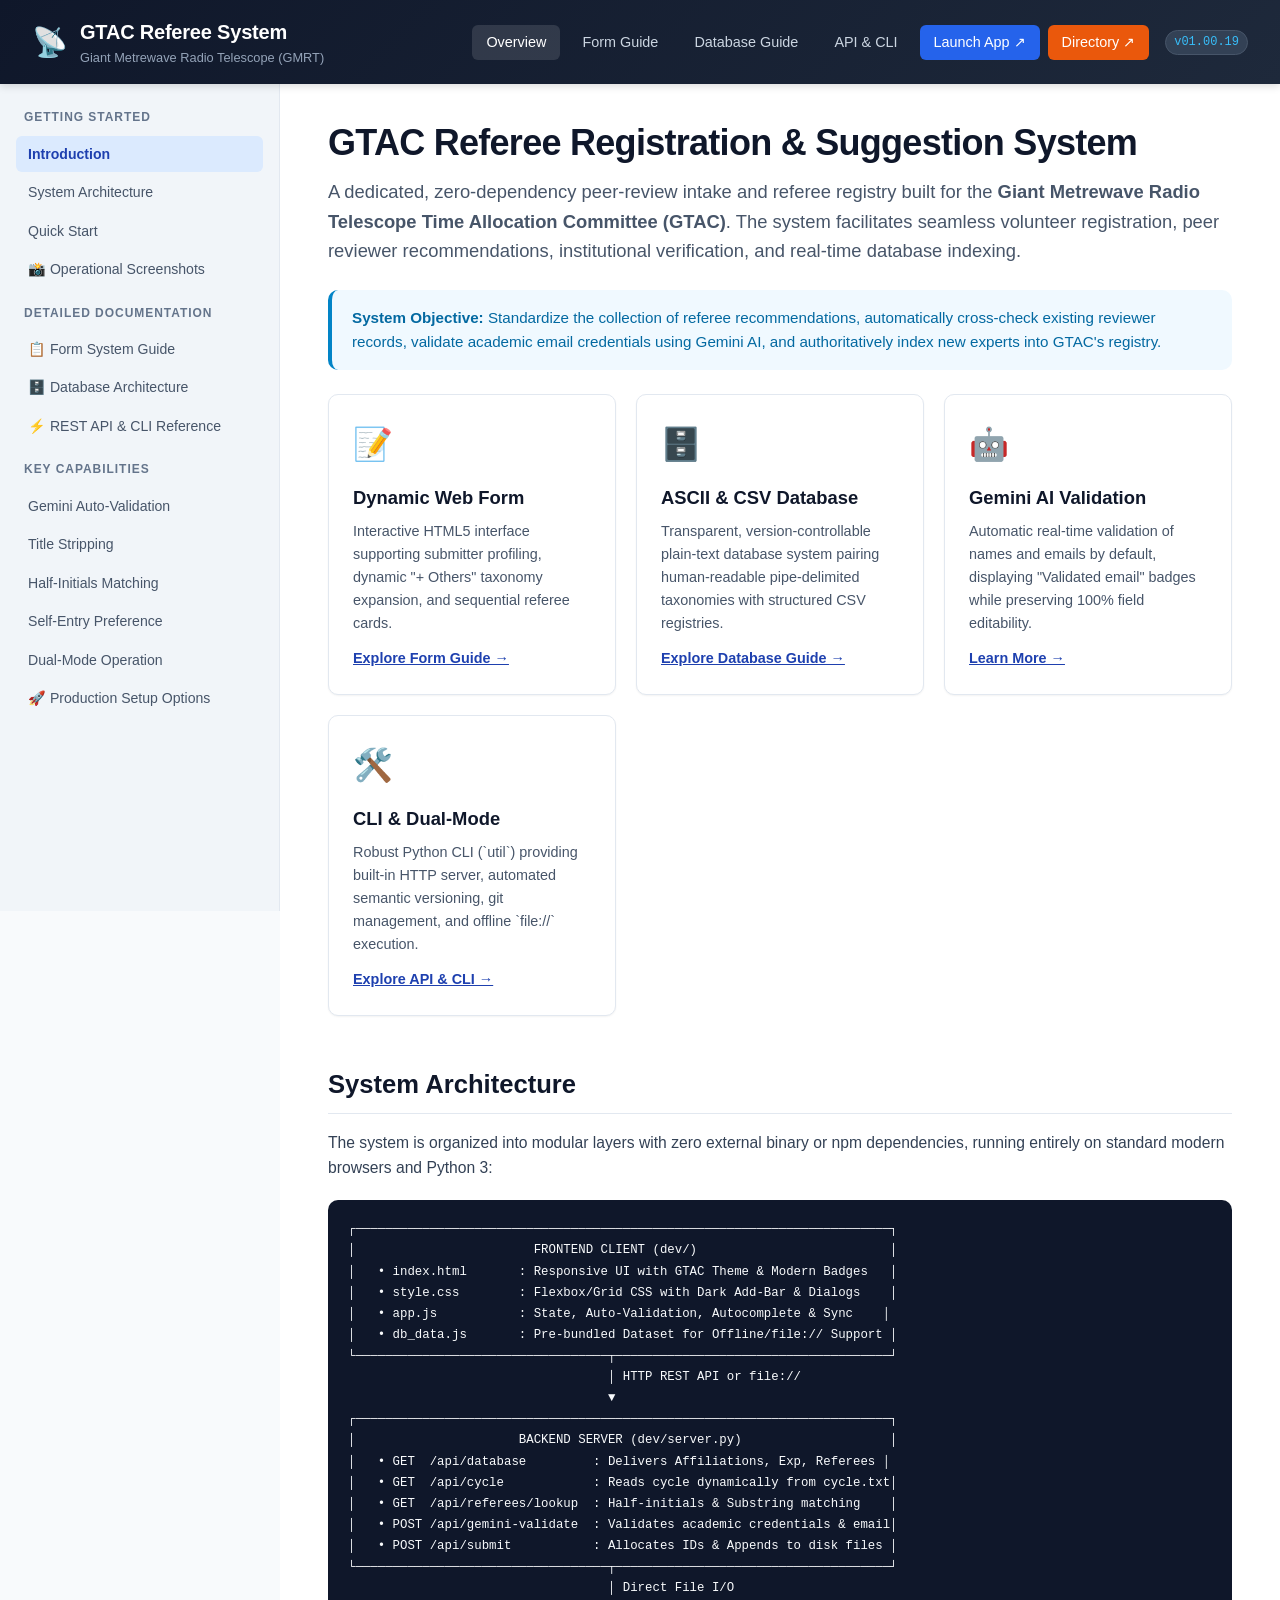
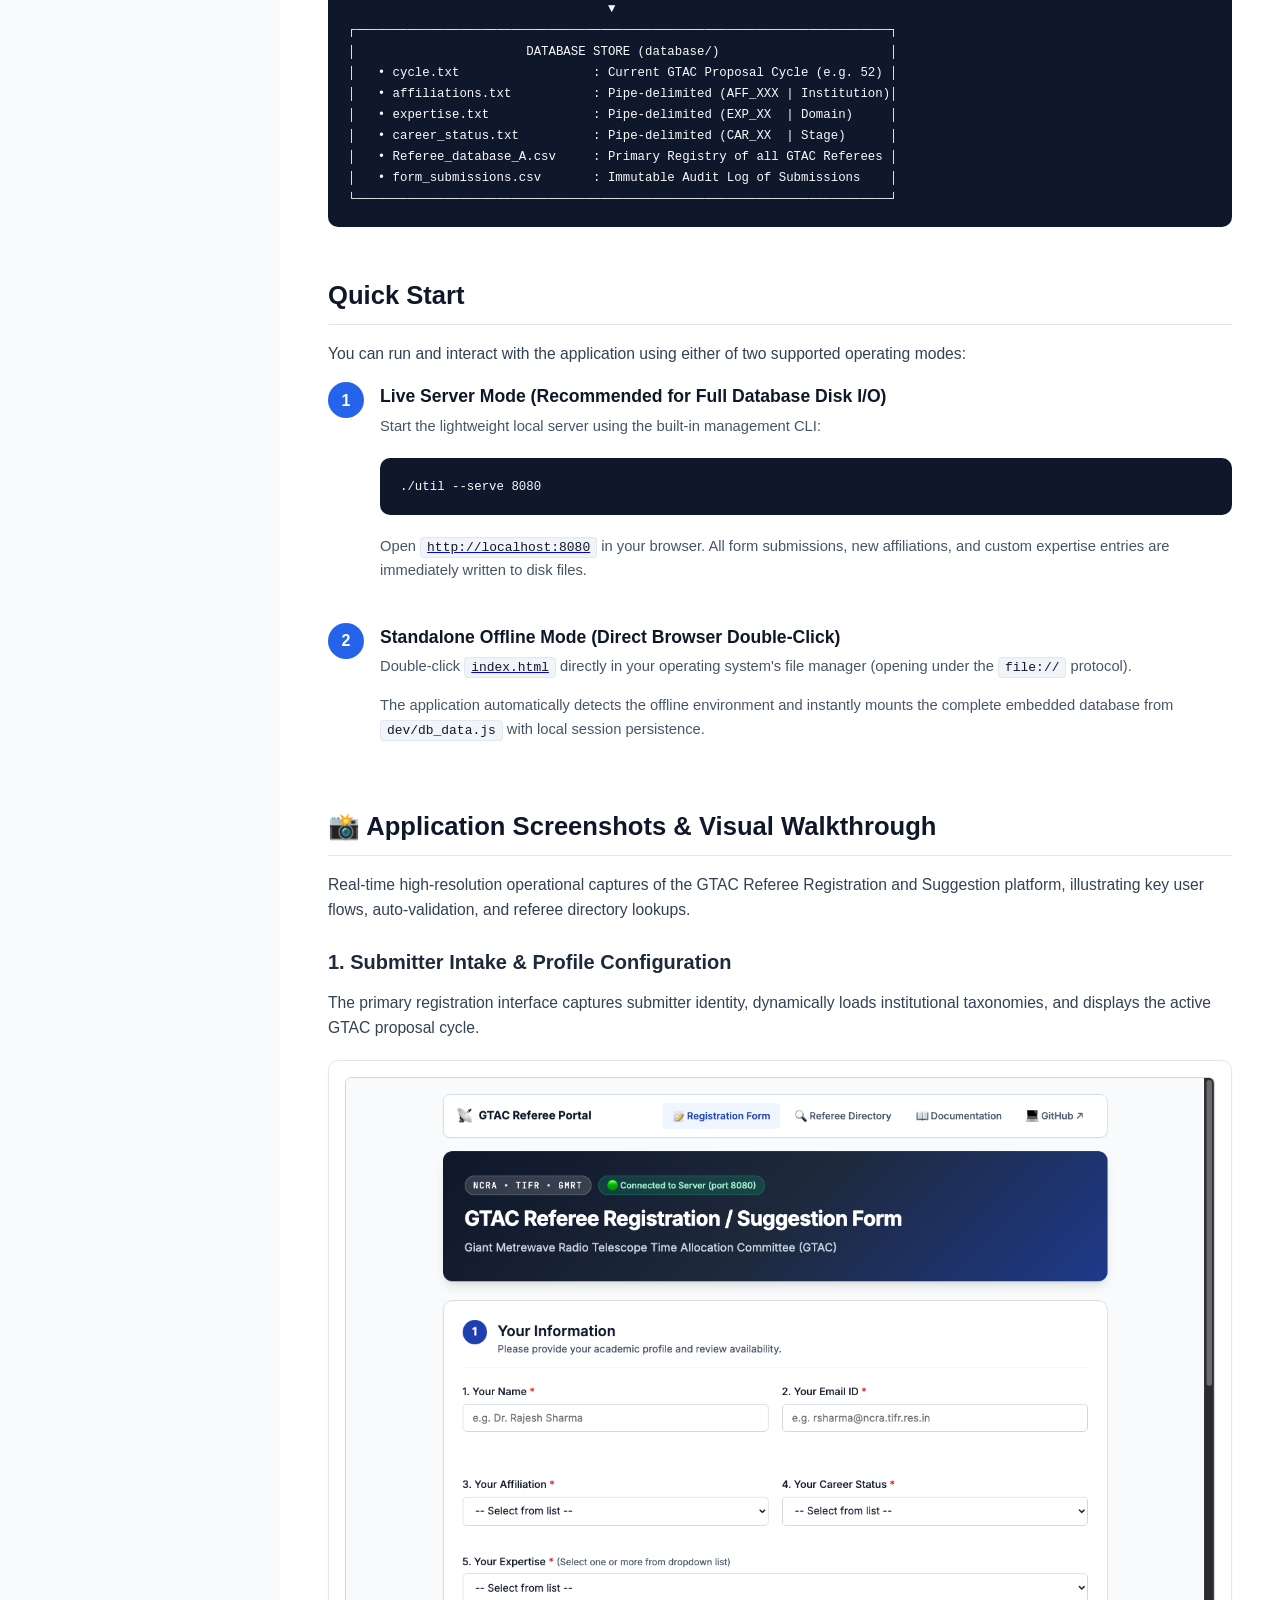
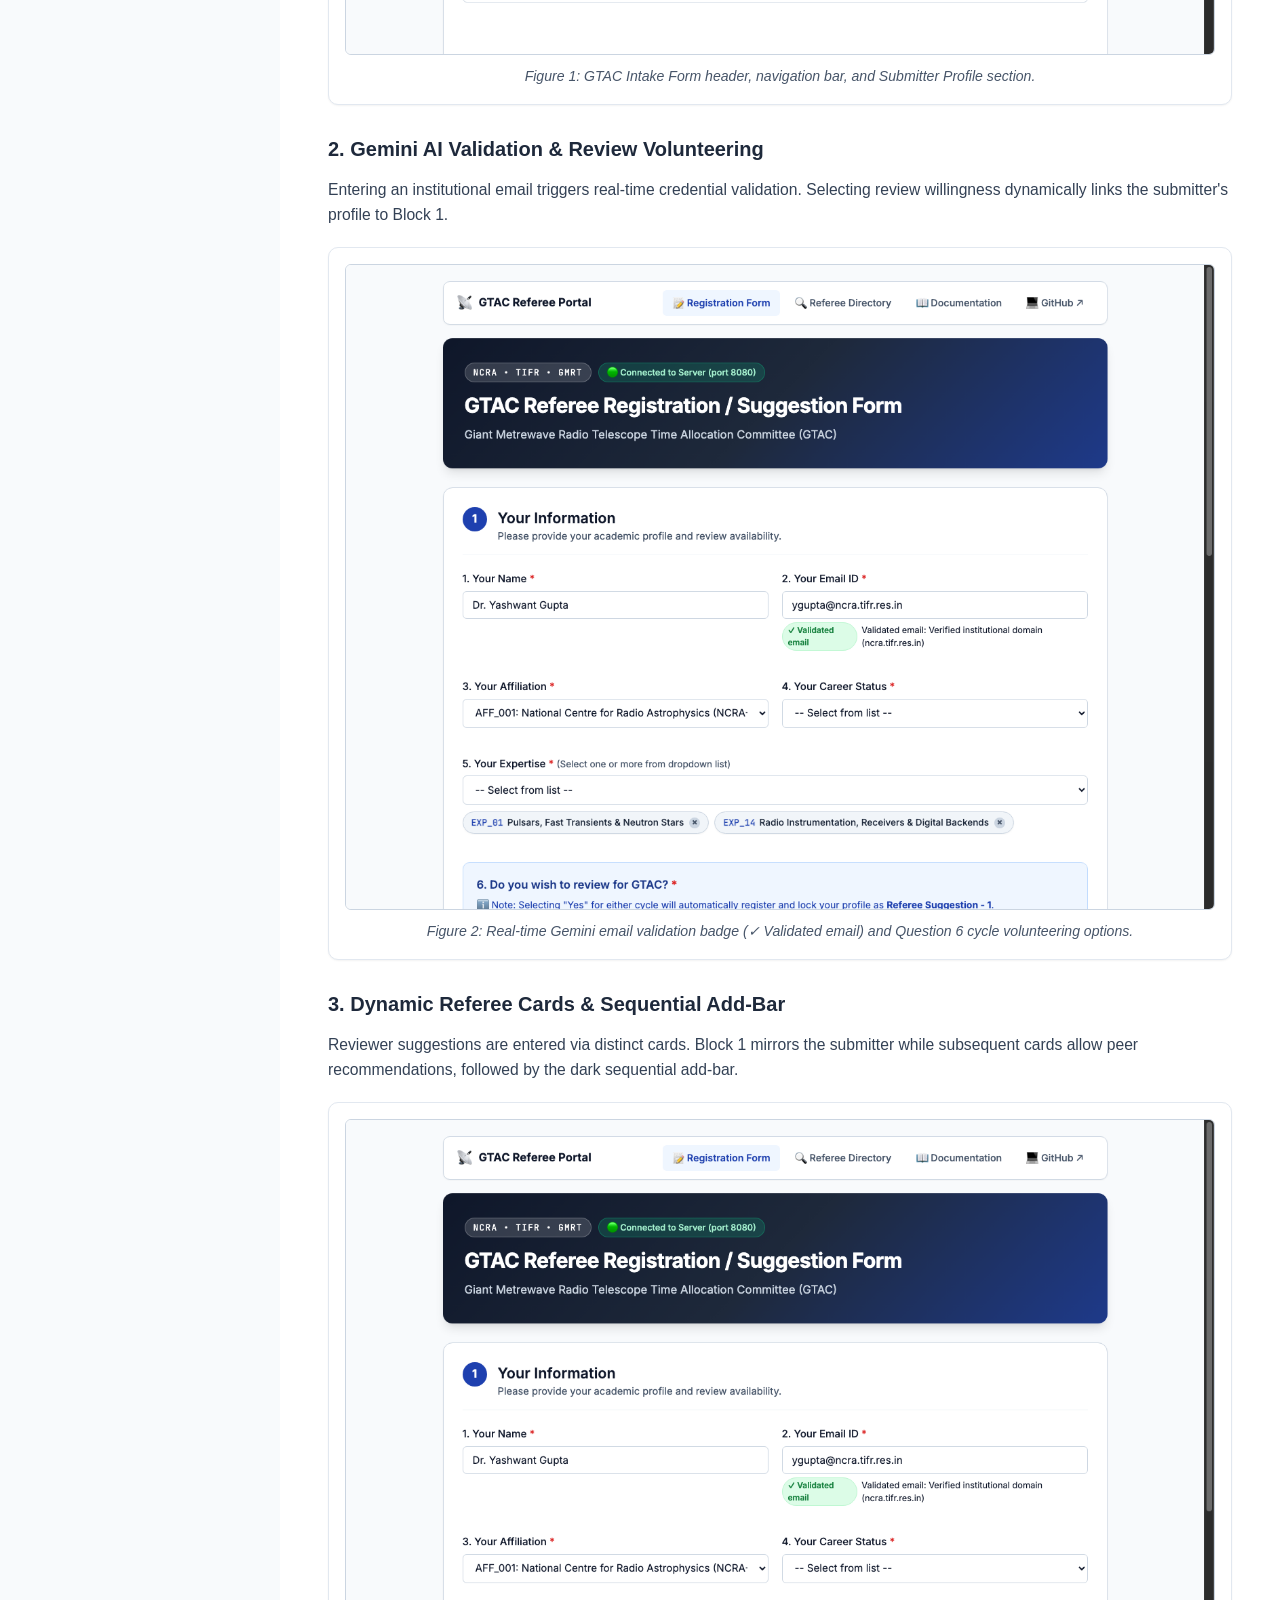
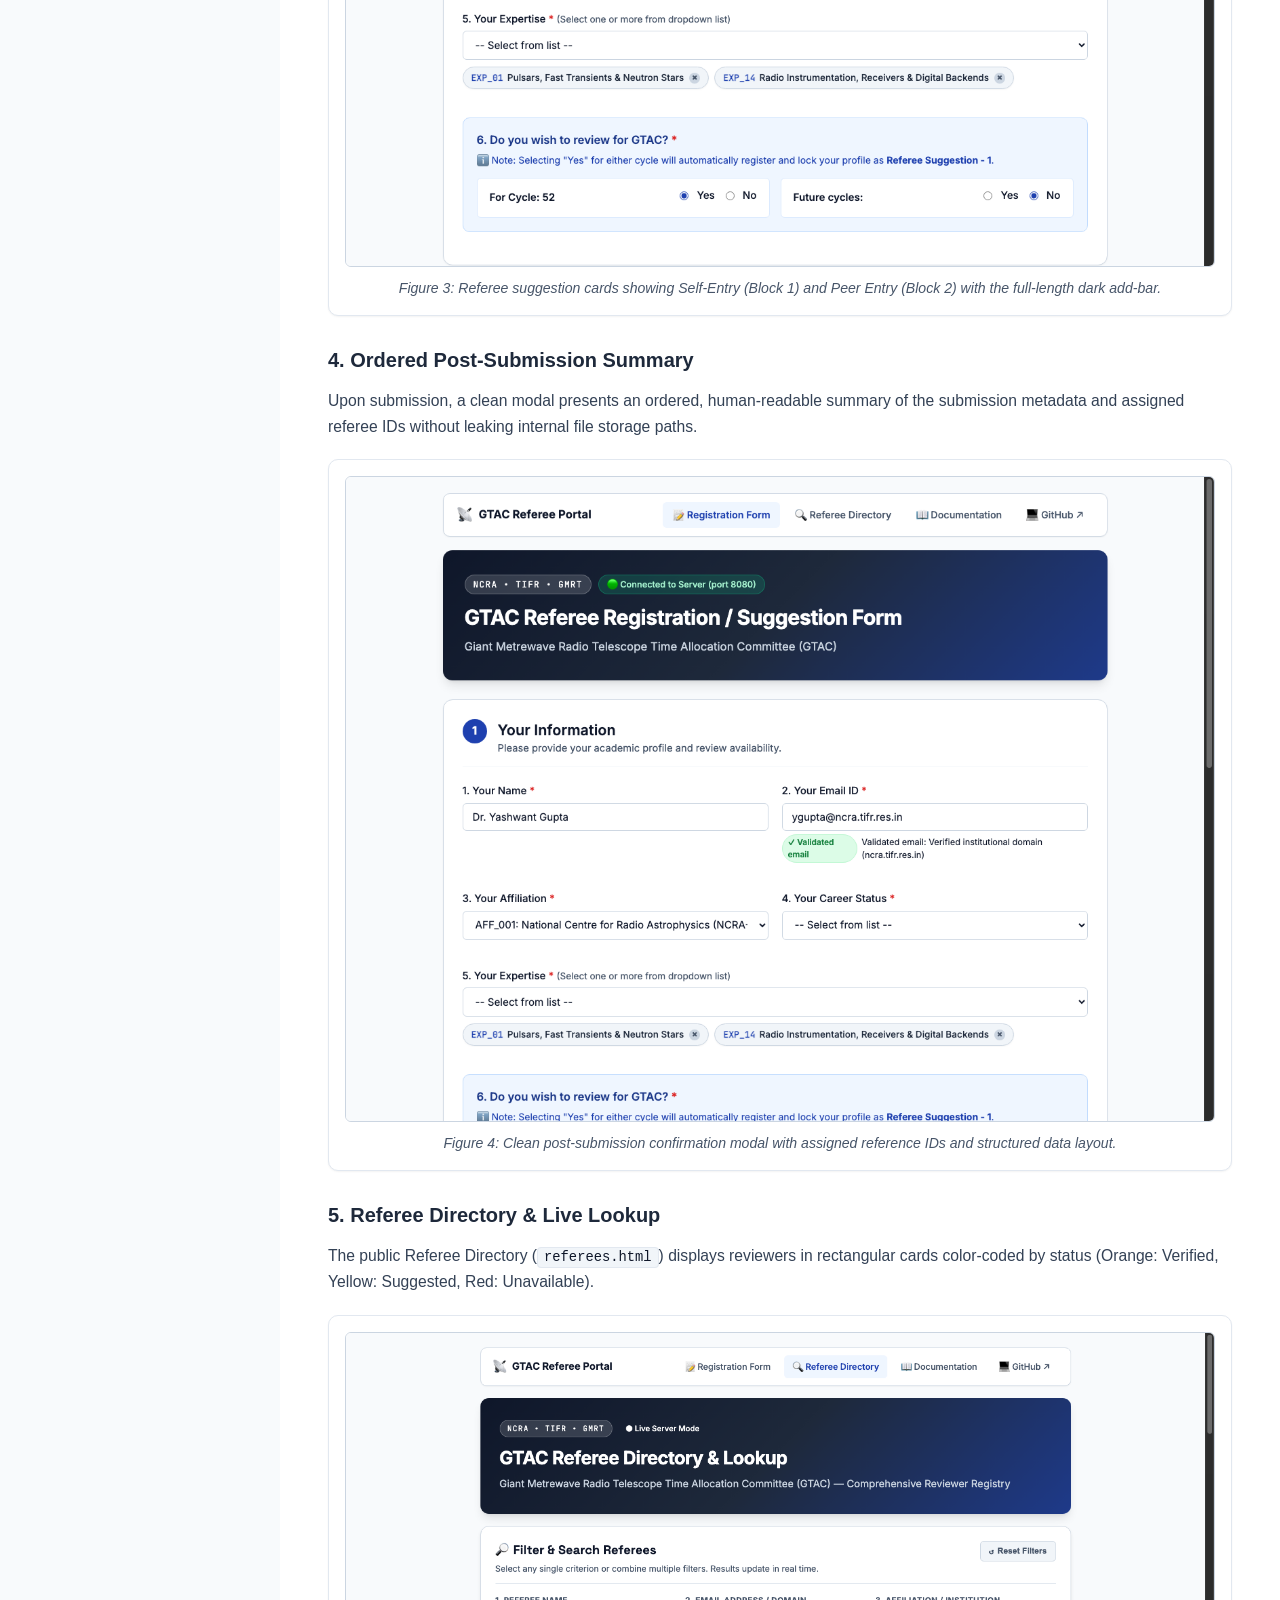
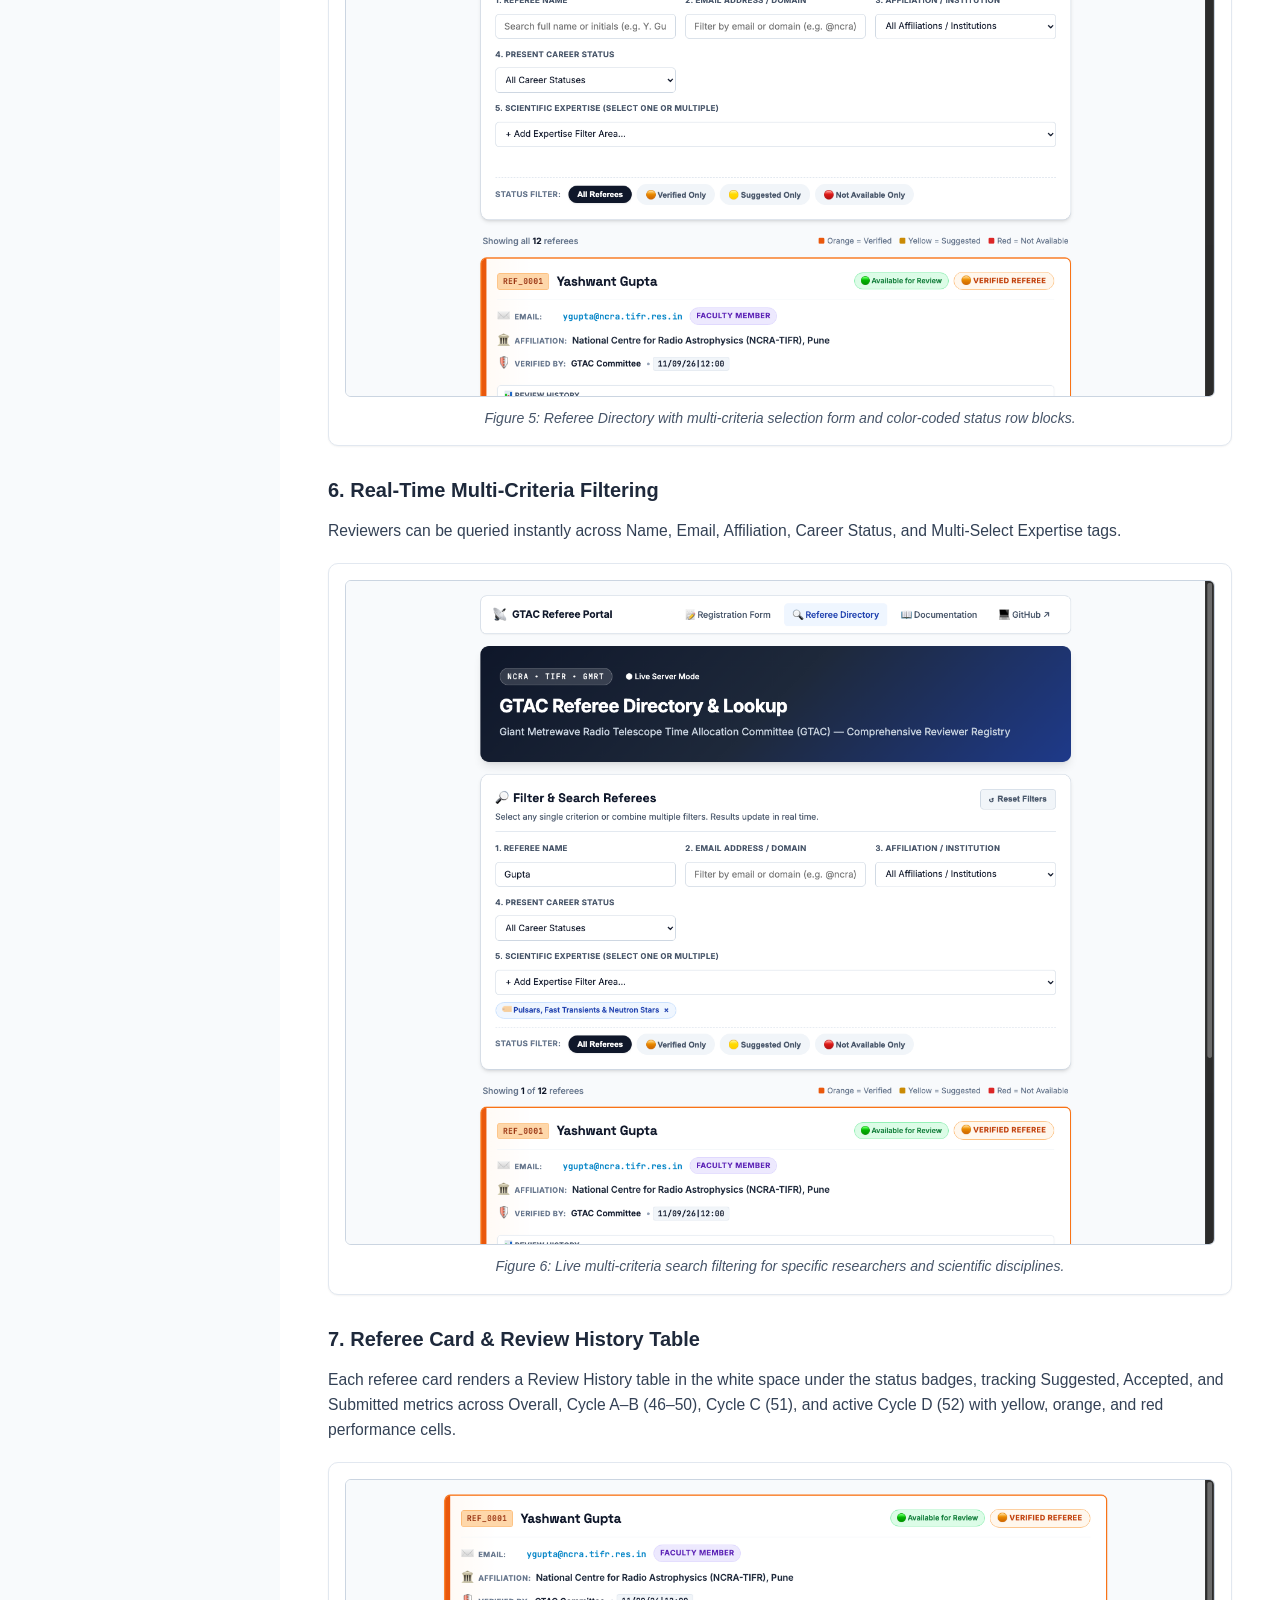
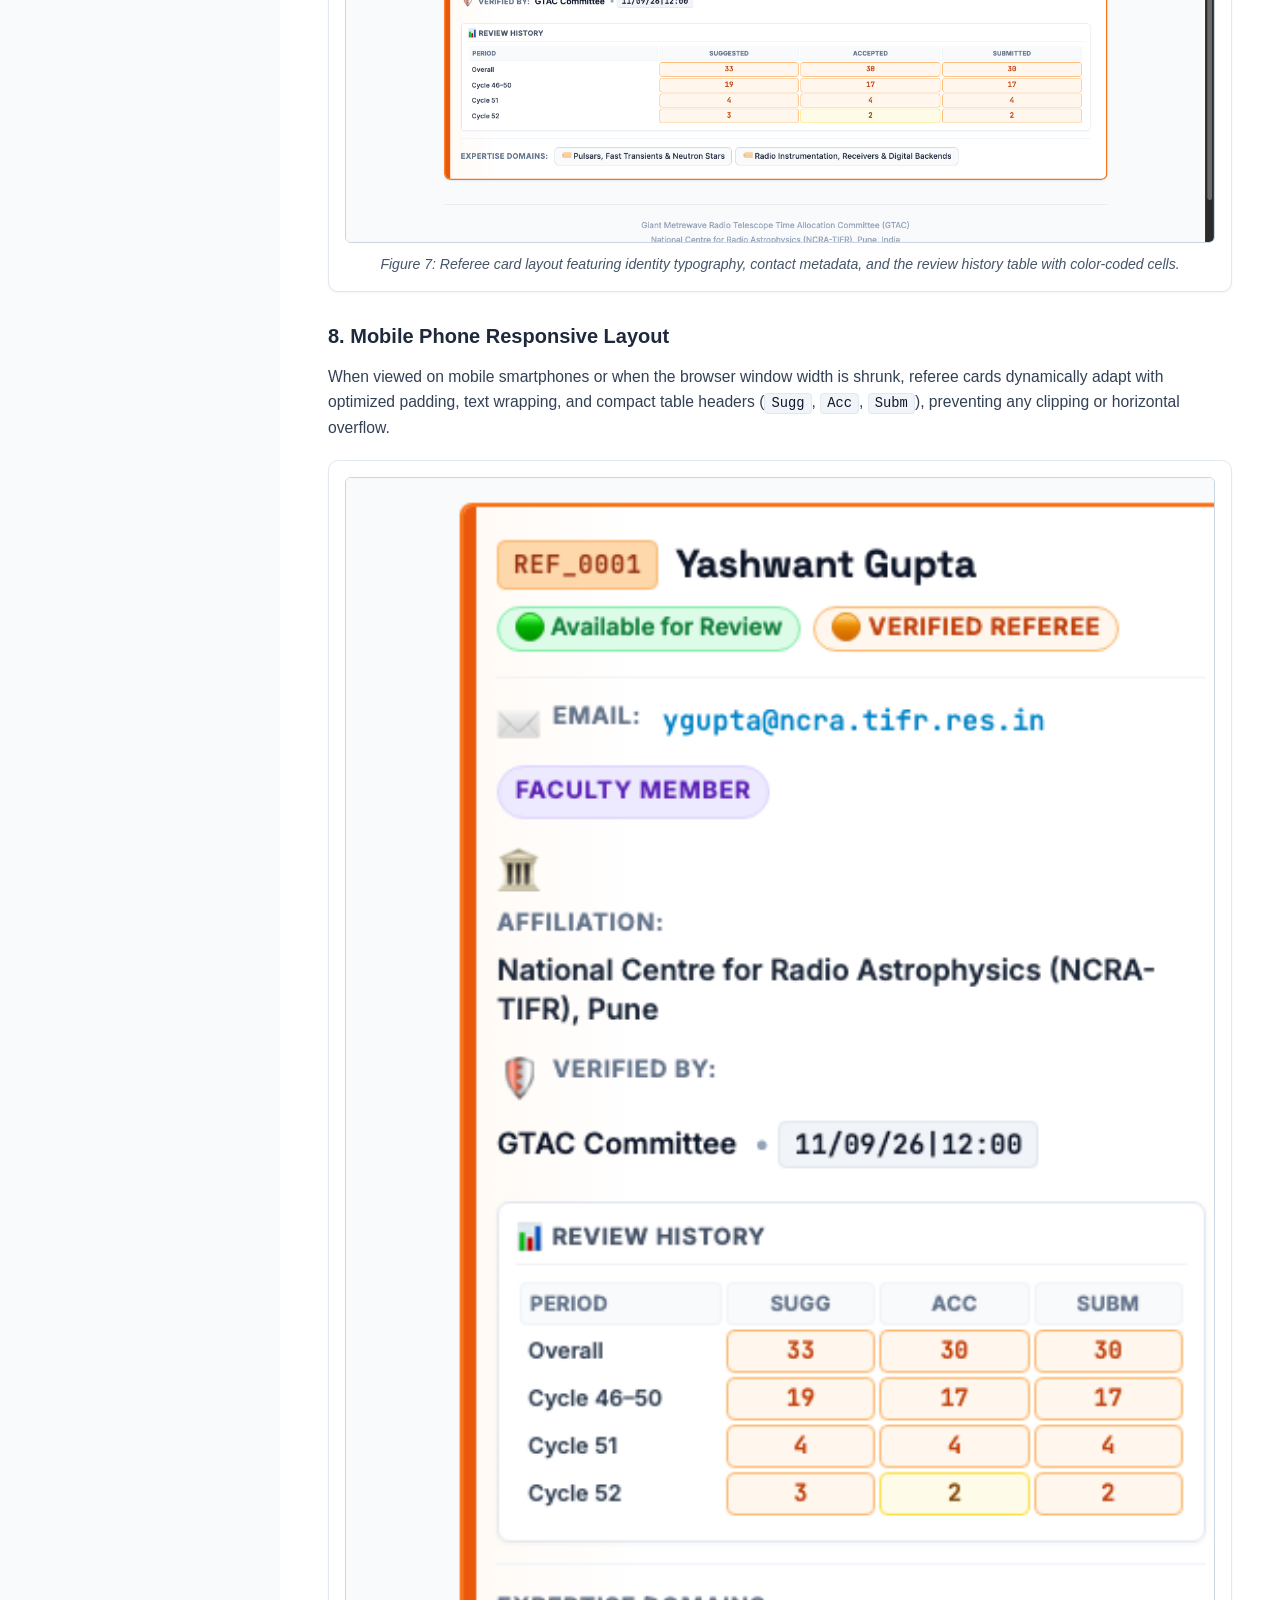
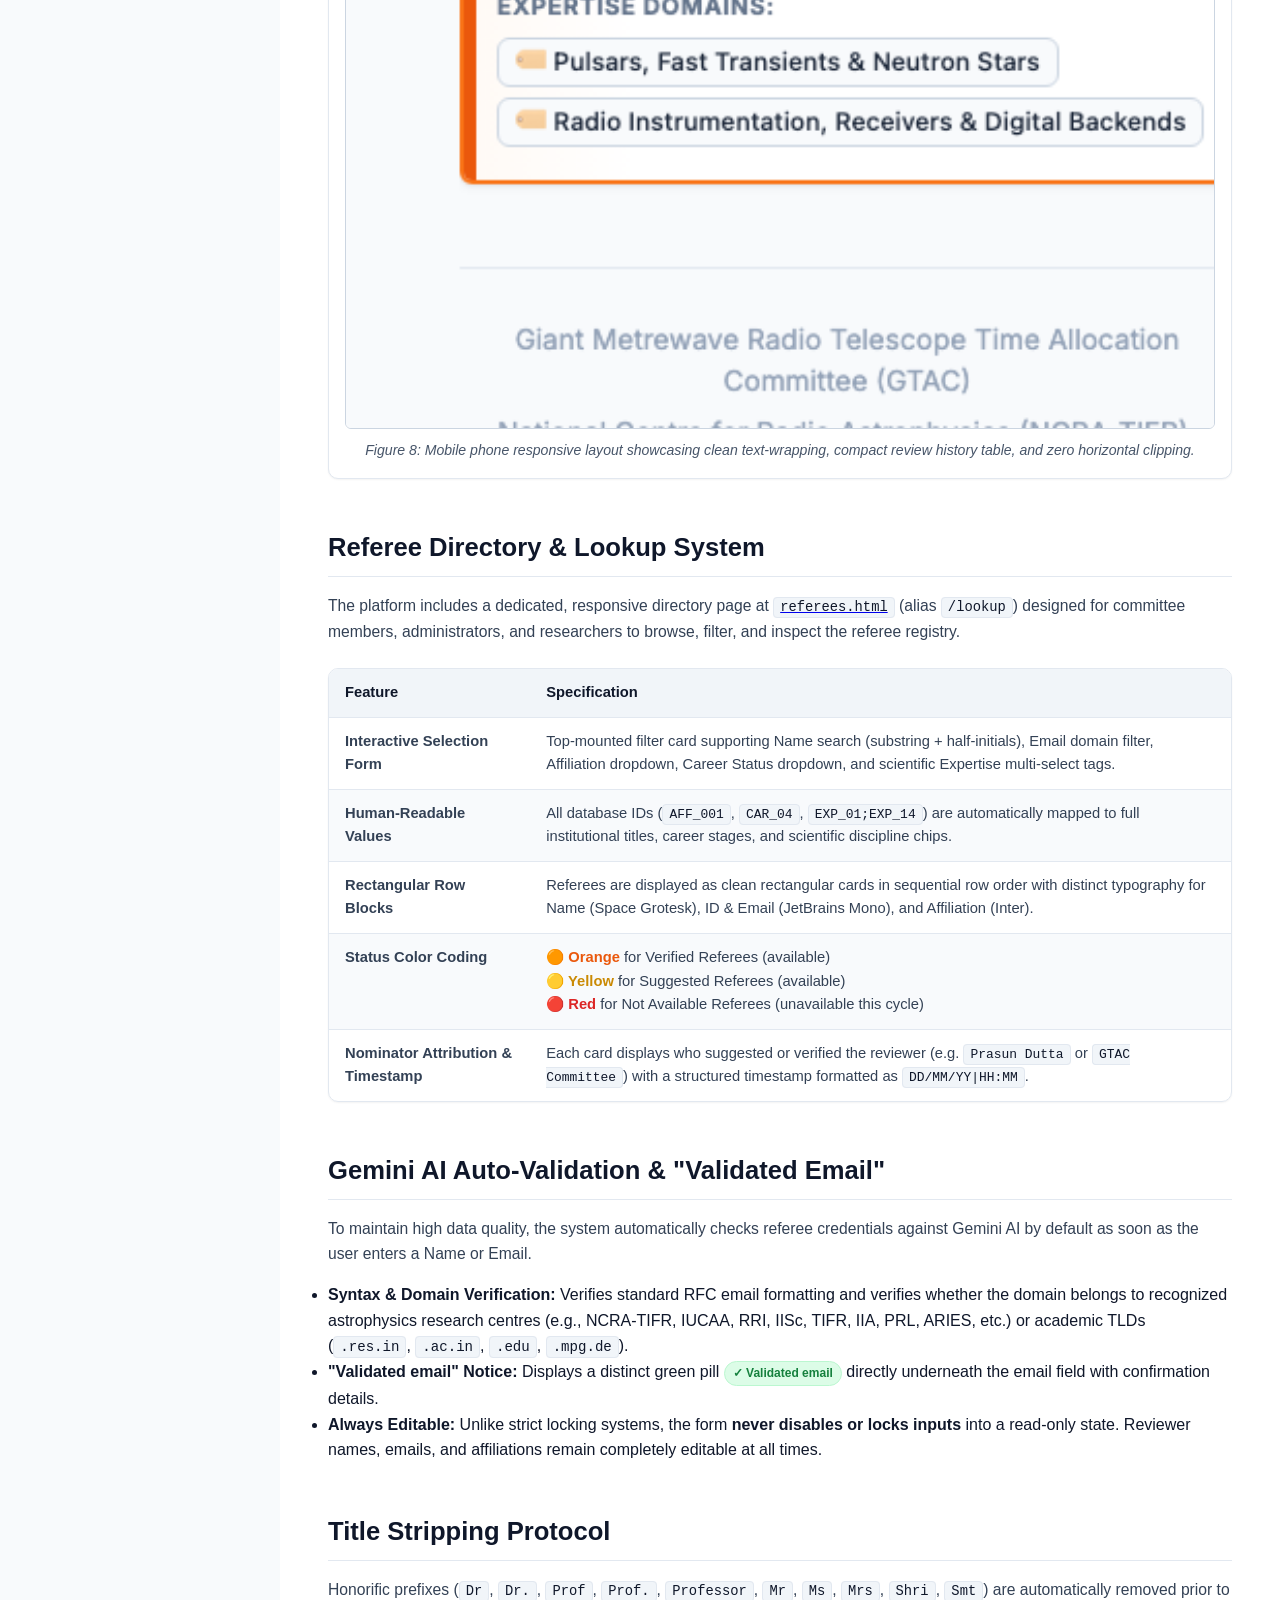
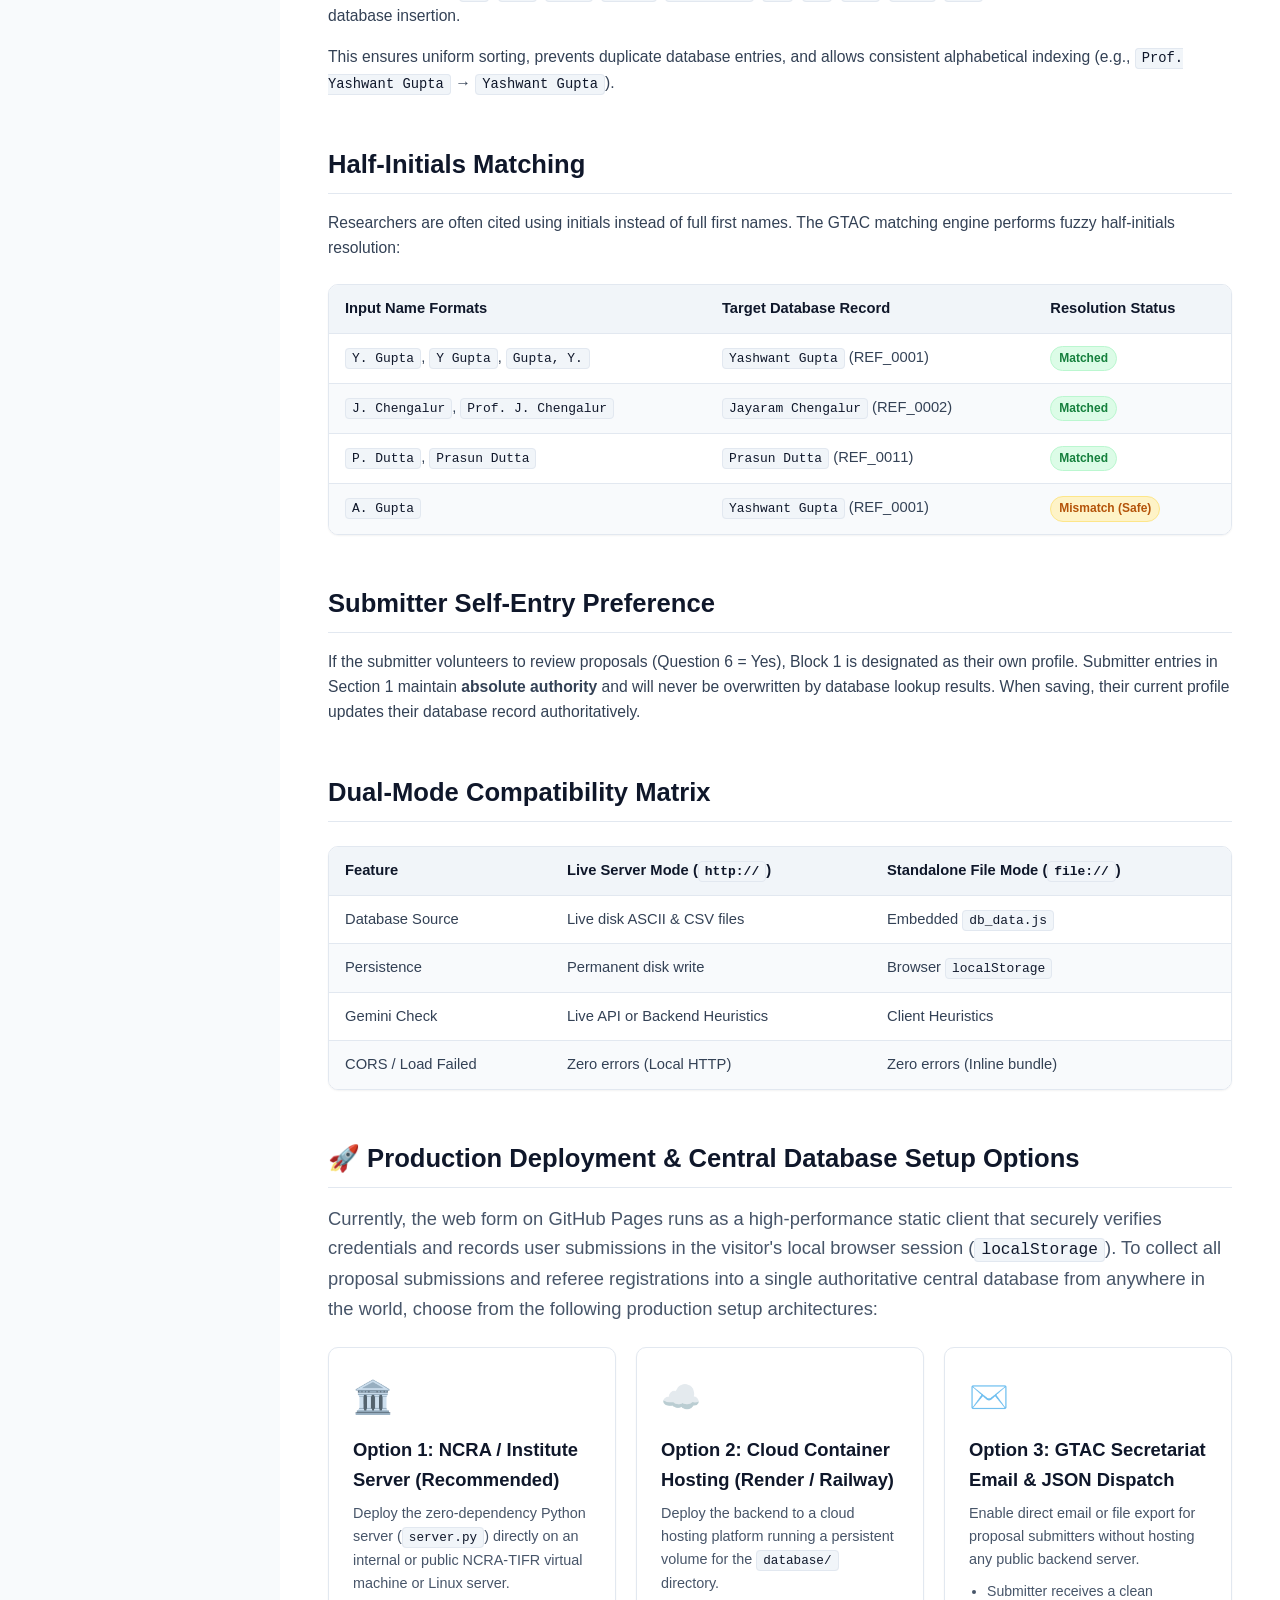
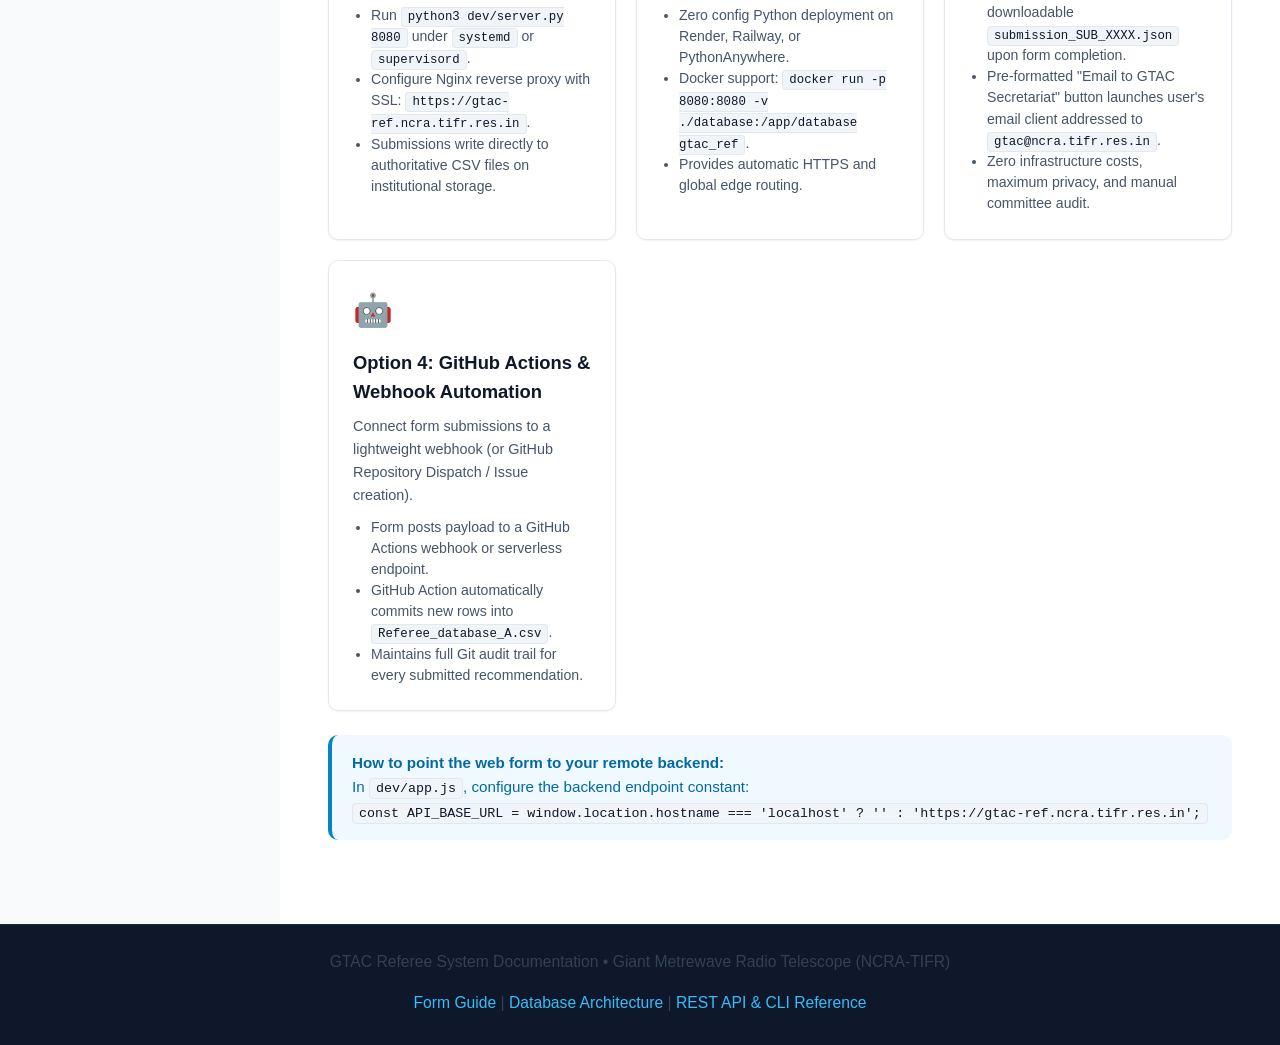
<file: doc/README.html>
<!DOCTYPE html>
<html lang="en">
<head>
  <meta charset="UTF-8">
  <meta name="viewport" content="width=device-width, initial-scale=1.0">
  <title>GTAC Referee System — System Overview & Documentation</title>
  <link rel="stylesheet" href="doc_style.css">
</head>
<body>

  <!-- Top Header Navigation -->
  <header class="doc-header">
    <a href="README.html" class="doc-brand">
      <span class="doc-brand-logo">📡</span>
      <div>
        <span class="doc-brand-title">GTAC Referee System</span>
        <span class="doc-brand-subtitle">Giant Metrewave Radio Telescope (GMRT)</span>
      </div>
    </a>
    <nav class="doc-nav">
      <a href="README.html" class="doc-nav-link active">Overview</a>
      <a href="form_guide.html" class="doc-nav-link">Form Guide</a>
      <a href="database_guide.html" class="doc-nav-link">Database Guide</a>
      <a href="api_guide.html" class="doc-nav-link">API & CLI</a>
      <a href="../index.html" class="doc-nav-link cta-link" target="_blank">Launch App ↗</a>
      <a href="../referees.html" class="doc-nav-link cta-link" style="background: #ea580c; border-color: #ea580c;" target="_blank">Directory ↗</a>
      <span class="version-badge">v01.00.19</span>
    </nav>
  </header>

  <div class="doc-container">
    
    <!-- Sidebar Navigation -->
    <aside class="doc-sidebar">
      <div class="sidebar-title">Getting Started</div>
      <ul class="sidebar-menu">
        <li class="sidebar-item"><a href="#intro" class="sidebar-link active">Introduction</a></li>
        <li class="sidebar-item"><a href="#architecture" class="sidebar-link">System Architecture</a></li>
        <li class="sidebar-item"><a href="#quickstart" class="sidebar-link">Quick Start</a></li>
        <li class="sidebar-item"><a href="#screenshots" class="sidebar-link">📸 Operational Screenshots</a></li>
      </ul>

      <div class="sidebar-title">Detailed Documentation</div>
      <ul class="sidebar-menu">
        <li class="sidebar-item"><a href="form_guide.html" class="sidebar-link">📋 Form System Guide</a></li>
        <li class="sidebar-item"><a href="database_guide.html" class="sidebar-link">🗄️ Database Architecture</a></li>
        <li class="sidebar-item"><a href="api_guide.html" class="sidebar-link">⚡ REST API & CLI Reference</a></li>
      </ul>

      <div class="sidebar-title">Key Capabilities</div>
      <ul class="sidebar-menu">
        <li class="sidebar-item"><a href="#gemini-val" class="sidebar-link">Gemini Auto-Validation</a></li>
        <li class="sidebar-item"><a href="#title-strip" class="sidebar-link">Title Stripping</a></li>
        <li class="sidebar-item"><a href="#half-initials" class="sidebar-link">Half-Initials Matching</a></li>
        <li class="sidebar-item"><a href="#self-preference" class="sidebar-link">Self-Entry Preference</a></li>
        <li class="sidebar-item"><a href="#dual-mode" class="sidebar-link">Dual-Mode Operation</a></li>
        <li class="sidebar-item"><a href="#deployment-options" class="sidebar-link">🚀 Production Setup Options</a></li>
      </ul>
    </aside>

    <!-- Main Content Area -->
    <main class="doc-content">
      
      <section id="intro" class="doc-section">
        <h1>GTAC Referee Registration & Suggestion System</h1>
        <p class="doc-lead">
          A dedicated, zero-dependency peer-review intake and referee registry built for the <strong>Giant Metrewave Radio Telescope Time Allocation Committee (GTAC)</strong>. The system facilitates seamless volunteer registration, peer reviewer recommendations, institutional verification, and real-time database indexing.
        </p>

        <div class="callout callout-info">
          <strong>System Objective:</strong> Standardize the collection of referee recommendations, automatically cross-check existing reviewer records, validate academic email credentials using Gemini AI, and authoritatively index new experts into GTAC's registry.
        </div>

        <div class="card-grid">
          <div class="feature-card">
            <span class="feature-icon">📝</span>
            <h3>Dynamic Web Form</h3>
            <p>Interactive HTML5 interface supporting submitter profiling, dynamic "+ Others" taxonomy expansion, and sequential referee cards.</p>
            <p style="margin-top: 12px;"><a href="form_guide.html" style="color: var(--primary); font-weight: 600;">Explore Form Guide &rarr;</a></p>
          </div>

          <div class="feature-card">
            <span class="feature-icon">🗄️</span>
            <h3>ASCII & CSV Database</h3>
            <p>Transparent, version-controllable plain-text database system pairing human-readable pipe-delimited taxonomies with structured CSV registries.</p>
            <p style="margin-top: 12px;"><a href="database_guide.html" style="color: var(--primary); font-weight: 600;">Explore Database Guide &rarr;</a></p>
          </div>

          <div class="feature-card">
            <span class="feature-icon">🤖</span>
            <h3>Gemini AI Validation</h3>
            <p>Automatic real-time validation of names and emails by default, displaying "Validated email" badges while preserving 100% field editability.</p>
            <p style="margin-top: 12px;"><a href="#gemini-val" style="color: var(--primary); font-weight: 600;">Learn More &rarr;</a></p>
          </div>

          <div class="feature-card">
            <span class="feature-icon">🛠️</span>
            <h3>CLI & Dual-Mode</h3>
            <p>Robust Python CLI (`util`) providing built-in HTTP server, automated semantic versioning, git management, and offline `file://` execution.</p>
            <p style="margin-top: 12px;"><a href="api_guide.html" style="color: var(--primary); font-weight: 600;">Explore API & CLI &rarr;</a></p>
          </div>
        </div>
      </section>

      <section id="architecture" class="doc-section">
        <h2>System Architecture</h2>
        <p>The system is organized into modular layers with zero external binary or npm dependencies, running entirely on standard modern browsers and Python 3:</p>

        <pre><code>┌────────────────────────────────────────────────────────────────────────┐
│                        FRONTEND CLIENT (dev/)                          │
│   • index.html       : Responsive UI with GTAC Theme & Modern Badges   │
│   • style.css        : Flexbox/Grid CSS with Dark Add-Bar & Dialogs    │
│   • app.js           : State, Auto-Validation, Autocomplete & Sync    │
│   • db_data.js       : Pre-bundled Dataset for Offline/file:// Support │
└──────────────────────────────────┬─────────────────────────────────────┘
                                   │ HTTP REST API or file://
                                   ▼
┌────────────────────────────────────────────────────────────────────────┐
│                      BACKEND SERVER (dev/server.py)                    │
│   • GET  /api/database         : Delivers Affiliations, Exp, Referees │
│   • GET  /api/cycle            : Reads cycle dynamically from cycle.txt│
│   • GET  /api/referees/lookup  : Half-initials & Substring matching    │
│   • POST /api/gemini-validate  : Validates academic credentials & email│
│   • POST /api/submit           : Allocates IDs & Appends to disk files │
└──────────────────────────────────┬─────────────────────────────────────┘
                                   │ Direct File I/O
                                   ▼
┌────────────────────────────────────────────────────────────────────────┐
│                       DATABASE STORE (database/)                       │
│   • cycle.txt                  : Current GTAC Proposal Cycle (e.g. 52) │
│   • affiliations.txt           : Pipe-delimited (AFF_XXX | Institution)│
│   • expertise.txt              : Pipe-delimited (EXP_XX  | Domain)     │
│   • career_status.txt          : Pipe-delimited (CAR_XX  | Stage)      │
│   • Referee_database_A.csv     : Primary Registry of all GTAC Referees │
│   • form_submissions.csv       : Immutable Audit Log of Submissions    │
└────────────────────────────────────────────────────────────────────────┘</code></pre>
      </section>

      <section id="quickstart" class="doc-section">
        <h2>Quick Start</h2>
        <p>You can run and interact with the application using either of two supported operating modes:</p>

        <div class="workflow-step">
          <div class="step-circle">1</div>
          <div class="step-body">
            <h4>Live Server Mode (Recommended for Full Database Disk I/O)</h4>
            <p>Start the lightweight local server using the built-in management CLI:</p>
            <pre><code>./util --serve 8080</code></pre>
            <p>Open <a href="http://localhost:8080" target="_blank"><code>http://localhost:8080</code></a> in your browser. All form submissions, new affiliations, and custom expertise entries are immediately written to disk files.</p>
          </div>
        </div>

        <div class="workflow-step">
          <div class="step-circle">2</div>
          <div class="step-body">
            <h4>Standalone Offline Mode (Direct Browser Double-Click)</h4>
            <p>Double-click <a href="../index.html"><code>index.html</code></a> directly in your operating system's file manager (opening under the <code>file://</code> protocol).</p>
            <p>The application automatically detects the offline environment and instantly mounts the complete embedded database from <code>dev/db_data.js</code> with local session persistence.</p>
          </div>
        </div>
      </section>

      <section id="screenshots" class="doc-section">
        <h2>📸 Application Screenshots & Visual Walkthrough</h2>
        <p>Real-time high-resolution operational captures of the GTAC Referee Registration and Suggestion platform, illustrating key user flows, auto-validation, and referee directory lookups.</p>

        <div style="margin-top: 24px;">
          <h3>1. Submitter Intake & Profile Configuration</h3>
          <p>The primary registration interface captures submitter identity, dynamically loads institutional taxonomies, and displays the active GTAC proposal cycle.</p>
          <div class="doc-screenshot-card">
            <img src="images/screenshot_01_form_overview.png" alt="GTAC Form Overview and Submitter Profile">
            <div class="doc-screenshot-caption">Figure 1: GTAC Intake Form header, navigation bar, and Submitter Profile section.</div>
          </div>

          <h3>2. Gemini AI Validation & Review Volunteering</h3>
          <p>Entering an institutional email triggers real-time credential validation. Selecting review willingness dynamically links the submitter's profile to Block 1.</p>
          <div class="doc-screenshot-card">
            <img src="images/screenshot_02_validation_and_volunteering.png" alt="Gemini Validation and Question 6 Review Volunteering">
            <div class="doc-screenshot-caption">Figure 2: Real-time Gemini email validation badge (✓ Validated email) and Question 6 cycle volunteering options.</div>
          </div>

          <h3>3. Dynamic Referee Cards & Sequential Add-Bar</h3>
          <p>Reviewer suggestions are entered via distinct cards. Block 1 mirrors the submitter while subsequent cards allow peer recommendations, followed by the dark sequential add-bar.</p>
          <div class="doc-screenshot-card">
            <img src="images/screenshot_03_referee_suggestion_cards.png" alt="Referee Suggestion Cards and Add-Bar">
            <div class="doc-screenshot-caption">Figure 3: Referee suggestion cards showing Self-Entry (Block 1) and Peer Entry (Block 2) with the full-length dark add-bar.</div>
          </div>

          <h3>4. Ordered Post-Submission Summary</h3>
          <p>Upon submission, a clean modal presents an ordered, human-readable summary of the submission metadata and assigned referee IDs without leaking internal file storage paths.</p>
          <div class="doc-screenshot-card">
            <img src="images/screenshot_04_submission_summary.png" alt="Post-Submission Confirmation Modal">
            <div class="doc-screenshot-caption">Figure 4: Clean post-submission confirmation modal with assigned reference IDs and structured data layout.</div>
          </div>

          <h3>5. Referee Directory & Live Lookup</h3>
          <p>The public Referee Directory (<code>referees.html</code>) displays reviewers in rectangular cards color-coded by status (Orange: Verified, Yellow: Suggested, Red: Unavailable).</p>
          <div class="doc-screenshot-card">
            <img src="images/screenshot_05_referee_directory_overview.png" alt="Referee Directory and Lookup Overview">
            <div class="doc-screenshot-caption">Figure 5: Referee Directory with multi-criteria selection form and color-coded status row blocks.</div>
          </div>

          <h3>6. Real-Time Multi-Criteria Filtering</h3>
          <p>Reviewers can be queried instantly across Name, Email, Affiliation, Career Status, and Multi-Select Expertise tags.</p>
          <div class="doc-screenshot-card">
            <img src="images/screenshot_06_referee_directory_filtered.png" alt="Live Multi-Criteria Filtered Search">
            <div class="doc-screenshot-caption">Figure 6: Live multi-criteria search filtering for specific researchers and scientific disciplines.</div>
          </div>

          <h3>7. Referee Card & Review History Table</h3>
          <p>Each referee card renders a Review History table in the white space under the status badges, tracking Suggested, Accepted, and Submitted metrics across Overall, Cycle A–B (46–50), Cycle C (51), and active Cycle D (52) with yellow, orange, and red performance cells.</p>
          <div class="doc-screenshot-card">
            <img src="images/screenshot_07_referee_card.png" alt="Referee Card with Review History Table">
            <div class="doc-screenshot-caption">Figure 7: Referee card layout featuring identity typography, contact metadata, and the review history table with color-coded cells.</div>
          </div>

          <h3>8. Mobile Phone Responsive Layout</h3>
          <p>When viewed on mobile smartphones or when the browser window width is shrunk, referee cards dynamically adapt with optimized padding, text wrapping, and compact table headers (<code>Sugg</code>, <code>Acc</code>, <code>Subm</code>), preventing any clipping or horizontal overflow.</p>
          <div class="doc-screenshot-card">
            <img src="images/screenshot_08_mobile_referee_card.png" alt="Mobile Responsive Referee Card">
            <div class="doc-screenshot-caption">Figure 8: Mobile phone responsive layout showcasing clean text-wrapping, compact review history table, and zero horizontal clipping.</div>
          </div>
        </div>
      </section>

      <section id="referee-directory" class="doc-section">
        <h2>Referee Directory & Lookup System</h2>
        <p>
          The platform includes a dedicated, responsive directory page at <a href="../referees.html" target="_blank"><code>referees.html</code></a> (alias <code>/lookup</code>) designed for committee members, administrators, and researchers to browse, filter, and inspect the referee registry.
        </p>
        <div class="table-wrapper">
          <table>
            <thead>
              <tr>
                <th>Feature</th>
                <th>Specification</th>
              </tr>
            </thead>
            <tbody>
              <tr>
                <td><strong>Interactive Selection Form</strong></td>
                <td>Top-mounted filter card supporting Name search (substring + half-initials), Email domain filter, Affiliation dropdown, Career Status dropdown, and scientific Expertise multi-select tags.</td>
              </tr>
              <tr>
                <td><strong>Human-Readable Values</strong></td>
                <td>All database IDs (<code>AFF_001</code>, <code>CAR_04</code>, <code>EXP_01;EXP_14</code>) are automatically mapped to full institutional titles, career stages, and scientific discipline chips.</td>
              </tr>
              <tr>
                <td><strong>Rectangular Row Blocks</strong></td>
                <td>Referees are displayed as clean rectangular cards in sequential row order with distinct typography for Name (Space Grotesk), ID & Email (JetBrains Mono), and Affiliation (Inter).</td>
              </tr>
              <tr>
                <td><strong>Status Color Coding</strong></td>
                <td>
                  <span style="color: #ea580c; font-weight: bold;">🟠 Orange</span> for Verified Referees (available)<br>
                  <span style="color: #ca8a04; font-weight: bold;">🟡 Yellow</span> for Suggested Referees (available)<br>
                  <span style="color: #dc2626; font-weight: bold;">🔴 Red</span> for Not Available Referees (unavailable this cycle)
                </td>
              </tr>
              <tr>
                <td><strong>Nominator Attribution & Timestamp</strong></td>
                <td>Each card displays who suggested or verified the reviewer (e.g. <code>Prasun Dutta</code> or <code>GTAC Committee</code>) with a structured timestamp formatted as <code>DD/MM/YY|HH:MM</code>.</td>
              </tr>
            </tbody>
          </table>
        </div>
      </section>

      <section id="gemini-val" class="doc-section">
        <h2>Gemini AI Auto-Validation & "Validated Email"</h2>
        <p>
          To maintain high data quality, the system automatically checks referee credentials against Gemini AI by default as soon as the user enters a Name or Email.
        </p>
        <ul>
          <li><strong>Syntax & Domain Verification:</strong> Verifies standard RFC email formatting and verifies whether the domain belongs to recognized astrophysics research centres (e.g., NCRA-TIFR, IUCAA, RRI, IISc, TIFR, IIA, PRL, ARIES, etc.) or academic TLDs (<code>.res.in</code>, <code>.ac.in</code>, <code>.edu</code>, <code>.mpg.de</code>).</li>
          <li><strong>"Validated email" Notice:</strong> Displays a distinct green pill <span class="badge badge-valid">✓ Validated email</span> directly underneath the email field with confirmation details.</li>
          <li><strong>Always Editable:</strong> Unlike strict locking systems, the form <strong>never disables or locks inputs</strong> into a read-only state. Reviewer names, emails, and affiliations remain completely editable at all times.</li>
        </ul>
      </section>

      <section id="title-strip" class="doc-section">
        <h2>Title Stripping Protocol</h2>
        <p>
          Honorific prefixes (<code>Dr</code>, <code>Dr.</code>, <code>Prof</code>, <code>Prof.</code>, <code>Professor</code>, <code>Mr</code>, <code>Ms</code>, <code>Mrs</code>, <code>Shri</code>, <code>Smt</code>) are automatically removed prior to database insertion.
        </p>
        <p>
          This ensures uniform sorting, prevents duplicate database entries, and allows consistent alphabetical indexing (e.g., <code>Prof. Yashwant Gupta</code> &rarr; <code>Yashwant Gupta</code>).
        </p>
      </section>

      <section id="half-initials" class="doc-section">
        <h2>Half-Initials Matching</h2>
        <p>
          Researchers are often cited using initials instead of full first names. The GTAC matching engine performs fuzzy half-initials resolution:
        </p>
        <div class="table-wrapper">
          <table>
            <thead>
              <tr>
                <th>Input Name Formats</th>
                <th>Target Database Record</th>
                <th>Resolution Status</th>
              </tr>
            </thead>
            <tbody>
              <tr>
                <td><code>Y. Gupta</code>, <code>Y Gupta</code>, <code>Gupta, Y.</code></td>
                <td><code>Yashwant Gupta</code> (REF_0001)</td>
                <td><span class="badge badge-valid">Matched</span></td>
              </tr>
              <tr>
                <td><code>J. Chengalur</code>, <code>Prof. J. Chengalur</code></td>
                <td><code>Jayaram Chengalur</code> (REF_0002)</td>
                <td><span class="badge badge-valid">Matched</span></td>
              </tr>
              <tr>
                <td><code>P. Dutta</code>, <code>Prasun Dutta</code></td>
                <td><code>Prasun Dutta</code> (REF_0011)</td>
                <td><span class="badge badge-valid">Matched</span></td>
              </tr>
              <tr>
                <td><code>A. Gupta</code></td>
                <td><code>Yashwant Gupta</code> (REF_0001)</td>
                <td><span class="badge badge-suggested">Mismatch (Safe)</span></td>
              </tr>
            </tbody>
          </table>
        </div>
      </section>

      <section id="self-preference" class="doc-section">
        <h2>Submitter Self-Entry Preference</h2>
        <p>
          If the submitter volunteers to review proposals (Question 6 = Yes), Block 1 is designated as their own profile. Submitter entries in Section 1 maintain <strong>absolute authority</strong> and will never be overwritten by database lookup results. When saving, their current profile updates their database record authoritatively.
        </p>
      </section>

      <section id="dual-mode" class="doc-section">
        <h2>Dual-Mode Compatibility Matrix</h2>
        <div class="table-wrapper">
          <table>
            <thead>
              <tr>
                <th>Feature</th>
                <th>Live Server Mode (<code>http://</code>)</th>
                <th>Standalone File Mode (<code>file://</code>)</th>
              </tr>
            </thead>
            <tbody>
              <tr>
                <td>Database Source</td>
                <td>Live disk ASCII & CSV files</td>
                <td>Embedded <code>db_data.js</code></td>
              </tr>
              <tr>
                <td>Persistence</td>
                <td>Permanent disk write</td>
                <td>Browser <code>localStorage</code></td>
              </tr>
              <tr>
                <td>Gemini Check</td>
                <td>Live API or Backend Heuristics</td>
                <td>Client Heuristics</td>
              </tr>
              <tr>
                <td>CORS / Load Failed</td>
                <td>Zero errors (Local HTTP)</td>
                <td>Zero errors (Inline bundle)</td>
              </tr>
            </tbody>
          </table>
        </div>
      </section>

      <section id="deployment-options" class="doc-section">
        <h2>🚀 Production Deployment & Central Database Setup Options</h2>
        <p class="doc-lead">
          Currently, the web form on GitHub Pages runs as a high-performance static client that securely verifies credentials and records user submissions in the visitor's local browser session (<code>localStorage</code>). To collect all proposal submissions and referee registrations into a single authoritative central database from anywhere in the world, choose from the following production setup architectures:
        </p>

        <div class="card-grid" style="margin-top: 24px;">
          <div class="feature-card">
            <span class="feature-icon">🏛️</span>
            <h3>Option 1: NCRA / Institute Server (Recommended)</h3>
            <p>Deploy the zero-dependency Python server (<code>server.py</code>) directly on an internal or public NCRA-TIFR virtual machine or Linux server.</p>
            <ul style="margin-top: 10px; font-size: 0.88rem; color: var(--text-muted); line-height: 1.5; padding-left: 18px;">
              <li>Run <code>python3 dev/server.py 8080</code> under <code>systemd</code> or <code>supervisord</code>.</li>
              <li>Configure Nginx reverse proxy with SSL: <code>https://gtac-ref.ncra.tifr.res.in</code>.</li>
              <li>Submissions write directly to authoritative CSV files on institutional storage.</li>
            </ul>
          </div>

          <div class="feature-card">
            <span class="feature-icon">☁️</span>
            <h3>Option 2: Cloud Container Hosting (Render / Railway)</h3>
            <p>Deploy the backend to a cloud hosting platform running a persistent volume for the <code>database/</code> directory.</p>
            <ul style="margin-top: 10px; font-size: 0.88rem; color: var(--text-muted); line-height: 1.5; padding-left: 18px;">
              <li>Zero config Python deployment on Render, Railway, or PythonAnywhere.</li>
              <li>Docker support: <code>docker run -p 8080:8080 -v ./database:/app/database gtac_ref</code>.</li>
              <li>Provides automatic HTTPS and global edge routing.</li>
            </ul>
          </div>

          <div class="feature-card">
            <span class="feature-icon">✉️</span>
            <h3>Option 3: GTAC Secretariat Email & JSON Dispatch</h3>
            <p>Enable direct email or file export for proposal submitters without hosting any public backend server.</p>
            <ul style="margin-top: 10px; font-size: 0.88rem; color: var(--text-muted); line-height: 1.5; padding-left: 18px;">
              <li>Submitter receives a clean downloadable <code>submission_SUB_XXXX.json</code> upon form completion.</li>
              <li>Pre-formatted "Email to GTAC Secretariat" button launches user's email client addressed to <code>gtac@ncra.tifr.res.in</code>.</li>
              <li>Zero infrastructure costs, maximum privacy, and manual committee audit.</li>
            </ul>
          </div>

          <div class="feature-card">
            <span class="feature-icon">🤖</span>
            <h3>Option 4: GitHub Actions & Webhook Automation</h3>
            <p>Connect form submissions to a lightweight webhook (or GitHub Repository Dispatch / Issue creation).</p>
            <ul style="margin-top: 10px; font-size: 0.88rem; color: var(--text-muted); line-height: 1.5; padding-left: 18px;">
              <li>Form posts payload to a GitHub Actions webhook or serverless endpoint.</li>
              <li>GitHub Action automatically commits new rows into <code>Referee_database_A.csv</code>.</li>
              <li>Maintains full Git audit trail for every submitted recommendation.</li>
            </ul>
          </div>
        </div>

        <div class="callout callout-info" style="margin-top: 24px;">
          <strong>How to point the web form to your remote backend:</strong><br>
          In <code>dev/app.js</code>, configure the backend endpoint constant:<br>
          <code>const API_BASE_URL = window.location.hostname === 'localhost' ? '' : 'https://gtac-ref.ncra.tifr.res.in';</code>
        </div>
      </section>

    </main>
  </div>

  <footer class="doc-footer">
    <p>GTAC Referee System Documentation • Giant Metrewave Radio Telescope (NCRA-TIFR)</p>
    <p style="margin-top: 4px;"><a href="form_guide.html">Form Guide</a> | <a href="database_guide.html">Database Architecture</a> | <a href="api_guide.html">REST API & CLI Reference</a></p>
  </footer>

</body>
</html>
</file>
<file: doc/doc_style.css>
:root {
  --primary: #1e40af;
  --primary-light: #3b82f6;
  --primary-dark: #1e3a8a;
  --accent: #0284c7;
  --bg-main: #f8fafc;
  --bg-surface: #ffffff;
  --bg-sidebar: #f1f5f9;
  --border-color: #e2e8f0;
  --border-dark: #cbd5e1;
  --text-main: #0f172a;
  --text-muted: #475569;
  --text-subtle: #64748b;
  --success: #15803d;
  --success-bg: #dcfce7;
  --warning: #b45309;
  --warning-bg: #fef3c7;
  --danger: #b91c1c;
  --danger-bg: #fee2e2;
  --font-sans: -apple-system, BlinkMacSystemFont, "Segoe UI", Roboto, Helvetica, Arial, sans-serif;
  --font-mono: ui-monospace, SFMono-Regular, Menlo, Monaco, Consolas, monospace;
  --radius-sm: 6px;
  --radius-md: 10px;
  --radius-lg: 14px;
  --shadow-sm: 0 1px 2px 0 rgba(0, 0, 0, 0.05);
  --shadow-md: 0 4px 6px -1px rgba(0, 0, 0, 0.08), 0 2px 4px -1px rgba(0, 0, 0, 0.04);
  --shadow-lg: 0 10px 15px -3px rgba(0, 0, 0, 0.08);
}

* {
  box-sizing: border-box;
  margin: 0;
  padding: 0;
}

body {
  font-family: var(--font-sans);
  background-color: var(--bg-main);
  color: var(--text-main);
  line-height: 1.6;
  display: flex;
  flex-direction: column;
  min-height: 100vh;
}

/* Header */
.doc-header {
  background: linear-gradient(135deg, #0f172a 0%, #1e293b 100%);
  color: #ffffff;
  padding: 16px 32px;
  position: sticky;
  top: 0;
  z-index: 50;
  box-shadow: 0 2px 8px rgba(0,0,0,0.15);
  display: flex;
  align-items: center;
  justify-content: space-between;
  flex-wrap: wrap;
  gap: 16px;
}

.doc-brand {
  display: flex;
  align-items: center;
  gap: 12px;
  text-decoration: none;
  color: #ffffff;
}

.doc-brand-logo {
  font-size: 1.8rem;
}

.doc-brand-title {
  font-size: 1.25rem;
  font-weight: 700;
  letter-spacing: -0.01em;
}

.doc-brand-subtitle {
  font-size: 0.8rem;
  color: #94a3b8;
  display: block;
}

.doc-nav {
  display: flex;
  align-items: center;
  gap: 8px;
  flex-wrap: wrap;
}

.doc-nav-link {
  color: #cbd5e1;
  text-decoration: none;
  font-size: 0.9rem;
  font-weight: 500;
  padding: 6px 14px;
  border-radius: var(--radius-sm);
  transition: all 0.2s;
}

.doc-nav-link:hover, .doc-nav-link.active {
  color: #ffffff;
  background: rgba(255, 255, 255, 0.12);
}

.doc-nav-link.cta-link {
  background: #2563eb;
  color: #ffffff;
}

.doc-nav-link.cta-link:hover {
  background: #1d4ed8;
}

.version-badge {
  background: #334155;
  color: #38bdf8;
  font-family: var(--font-mono);
  font-size: 0.75rem;
  padding: 2px 8px;
  border-radius: 9999px;
  border: 1px solid #475569;
  margin-left: 8px;
}

/* Main Container */
.doc-container {
  display: flex;
  max-width: 1400px;
  width: 100%;
  margin: 0 auto;
  flex: 1;
}

/* Sidebar */
.doc-sidebar {
  width: 280px;
  flex-shrink: 0;
  background: var(--bg-sidebar);
  border-right: 1px solid var(--border-color);
  padding: 24px 16px;
  position: sticky;
  top: 73px;
  height: calc(100vh - 73px);
  overflow-y: auto;
}

.sidebar-title {
  font-size: 0.75rem;
  text-transform: uppercase;
  letter-spacing: 0.08em;
  color: var(--text-subtle);
  font-weight: 700;
  margin: 16px 8px 8px;
}

.sidebar-title:first-child {
  margin-top: 0;
}

.sidebar-menu {
  list-style: none;
}

.sidebar-item {
  margin-bottom: 2px;
}

.sidebar-link {
  display: flex;
  align-items: center;
  gap: 8px;
  padding: 7px 12px;
  color: var(--text-muted);
  text-decoration: none;
  font-size: 0.88rem;
  border-radius: var(--radius-sm);
  transition: all 0.15s;
}

.sidebar-link:hover {
  background: #e2e8f0;
  color: var(--text-main);
}

.sidebar-link.active {
  background: #dbeafe;
  color: var(--primary);
  font-weight: 600;
}

/* Content Area */
.doc-content {
  flex: 1;
  padding: 36px 48px;
  max-width: 1000px;
  background: var(--bg-surface);
}

.doc-section {
  margin-bottom: 48px;
  scroll-margin-top: 90px;
}

.doc-section h1 {
  font-size: 2.25rem;
  font-weight: 800;
  color: #0f172a;
  letter-spacing: -0.02em;
  margin-bottom: 12px;
  line-height: 1.25;
}

.doc-section h2 {
  font-size: 1.6rem;
  font-weight: 700;
  color: #0f172a;
  border-bottom: 1px solid var(--border-color);
  padding-bottom: 8px;
  margin: 32px 0 16px;
}

.doc-section h3 {
  font-size: 1.25rem;
  font-weight: 600;
  color: #1e293b;
  margin: 24px 0 12px;
}

.doc-lead {
  font-size: 1.15rem;
  color: var(--text-muted);
  margin-bottom: 24px;
  line-height: 1.6;
}

p {
  margin-bottom: 16px;
  color: #334155;
  font-size: 0.98rem;
}

/* Callouts / Alerts */
.callout {
  padding: 16px 20px;
  border-radius: var(--radius-md);
  margin: 20px 0;
  border-left: 4px solid;
  font-size: 0.95rem;
}

.callout-info {
  background: #f0f9ff;
  border-color: #0284c7;
  color: #0369a1;
}

.callout-success {
  background: #f0fdf4;
  border-color: #16a34a;
  color: #15803d;
}

.callout-warning {
  background: #fffbeb;
  border-color: #d97706;
  color: #b45309;
}

.callout strong {
  color: inherit;
}

/* Feature Cards Grid */
.card-grid {
  display: grid;
  grid-template-columns: repeat(auto-fit, minmax(280px, 1fr));
  gap: 20px;
  margin: 24px 0;
}

.feature-card {
  background: var(--bg-surface);
  border: 1px solid var(--border-color);
  border-radius: var(--radius-md);
  padding: 24px;
  box-shadow: var(--shadow-sm);
  transition: all 0.2s;
}

.feature-card:hover {
  transform: translateY(-2px);
  box-shadow: var(--shadow-md);
  border-color: #cbd5e1;
}

.feature-icon {
  font-size: 2rem;
  margin-bottom: 12px;
  display: block;
}

.feature-card h3 {
  font-size: 1.15rem;
  margin: 0 0 8px 0;
  color: #0f172a;
}

.feature-card p {
  font-size: 0.9rem;
  color: var(--text-muted);
  margin: 0;
}

/* Tables */
.table-wrapper {
  overflow-x: auto;
  margin: 24px 0;
  border: 1px solid var(--border-color);
  border-radius: var(--radius-md);
  box-shadow: var(--shadow-sm);
}

table {
  width: 100%;
  border-collapse: collapse;
  font-size: 0.92rem;
  text-align: left;
}

th {
  background: #f1f5f9;
  color: #0f172a;
  font-weight: 600;
  padding: 12px 16px;
  border-bottom: 1px solid var(--border-color);
}

td {
  padding: 12px 16px;
  border-bottom: 1px solid var(--border-color);
  color: #334155;
  vertical-align: top;
}

tr:last-child td {
  border-bottom: none;
}

tr:nth-child(even) {
  background: #f8fafc;
}

/* Code & Syntax */
code {
  font-family: var(--font-mono);
  font-size: 0.88em;
  background: #f1f5f9;
  color: #0f172a;
  padding: 2px 6px;
  border-radius: 4px;
  border: 1px solid #e2e8f0;
}

pre {
  background: #0f172a;
  color: #f8fafc;
  padding: 18px 20px;
  border-radius: var(--radius-md);
  overflow-x: auto;
  font-family: var(--font-mono);
  font-size: 0.88rem;
  line-height: 1.5;
  margin: 20px 0;
}

pre code {
  background: transparent;
  color: inherit;
  padding: 0;
  border: none;
}

/* Status Badges */
.badge {
  display: inline-flex;
  align-items: center;
  gap: 4px;
  padding: 2px 8px;
  border-radius: 9999px;
  font-size: 0.75rem;
  font-weight: 600;
}

.badge-verified {
  background: #dbeafe;
  color: #1e40af;
  border: 1px solid #bfdbfe;
}

.badge-suggested {
  background: #fef3c7;
  color: #b45309;
  border: 1px solid #fde68a;
}

.badge-valid {
  background: #dcfce7;
  color: #15803d;
  border: 1px solid #bbf7d0;
}

.badge-self {
  background: #f3e8ff;
  color: #6b21a8;
  border: 1px solid #e9d5ff;
}

/* Visual Workflow Process */
.workflow-step {
  display: flex;
  gap: 16px;
  margin-bottom: 24px;
  align-items: flex-start;
}

.step-circle {
  width: 36px;
  height: 36px;
  border-radius: 50%;
  background: #2563eb;
  color: #ffffff;
  display: flex;
  align-items: center;
  justify-content: center;
  font-weight: 700;
  font-size: 1rem;
  flex-shrink: 0;
}

.step-body {
  flex: 1;
}

.step-body h4 {
  font-size: 1.1rem;
  margin-bottom: 4px;
  color: #0f172a;
}

.step-body p {
  font-size: 0.92rem;
  color: var(--text-muted);
}

/* Footer */
.doc-footer {
  background: #0f172a;
  color: #94a3b8;
  padding: 24px 32px;
  text-align: center;
  font-size: 0.85rem;
  margin-top: auto;
  border-top: 1px solid #1e293b;
}

.doc-footer a {
  color: #38bdf8;
  text-decoration: none;
}

@media (max-width: 900px) {
  .doc-container {
    flex-direction: column;
  }
  .doc-sidebar {
    width: 100%;
    height: auto;
    position: relative;
    top: 0;
    border-right: none;
    border-bottom: 1px solid var(--border-color);
  }
  .doc-content {
    padding: 24px 20px;
  }
}

/* Screenshot Galleries */
.doc-screenshot-card {
  background: var(--bg-surface);
  border: 1px solid var(--border-color);
  border-radius: var(--radius-md);
  padding: 16px;
  margin: 20px 0 28px 0;
  box-shadow: var(--shadow-sm);
}

.doc-screenshot-card img {
  width: 100%;
  height: auto;
  border-radius: var(--radius-sm);
  border: 1px solid var(--border-dark);
  display: block;
}

.doc-screenshot-caption {
  font-size: 0.88rem;
  color: var(--text-muted);
  margin-top: 10px;
  text-align: center;
  font-style: italic;
}
</file>
